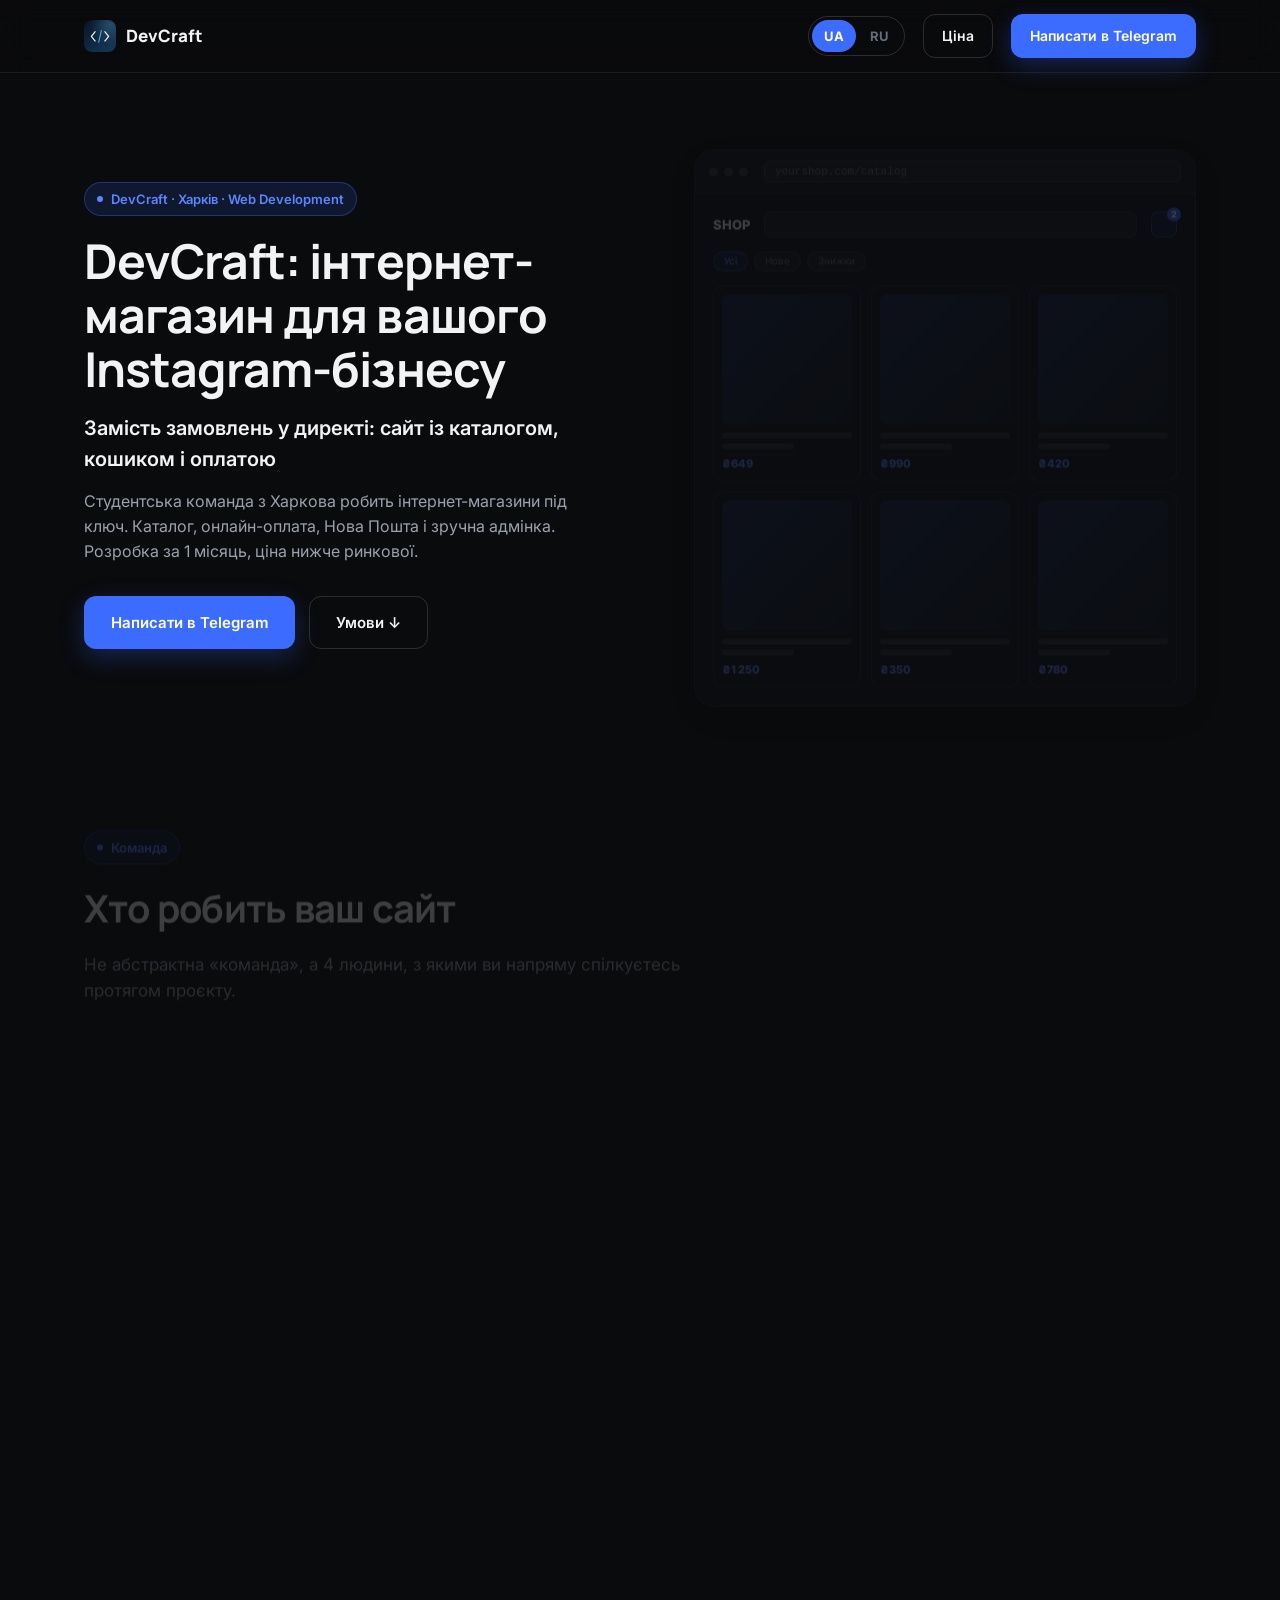
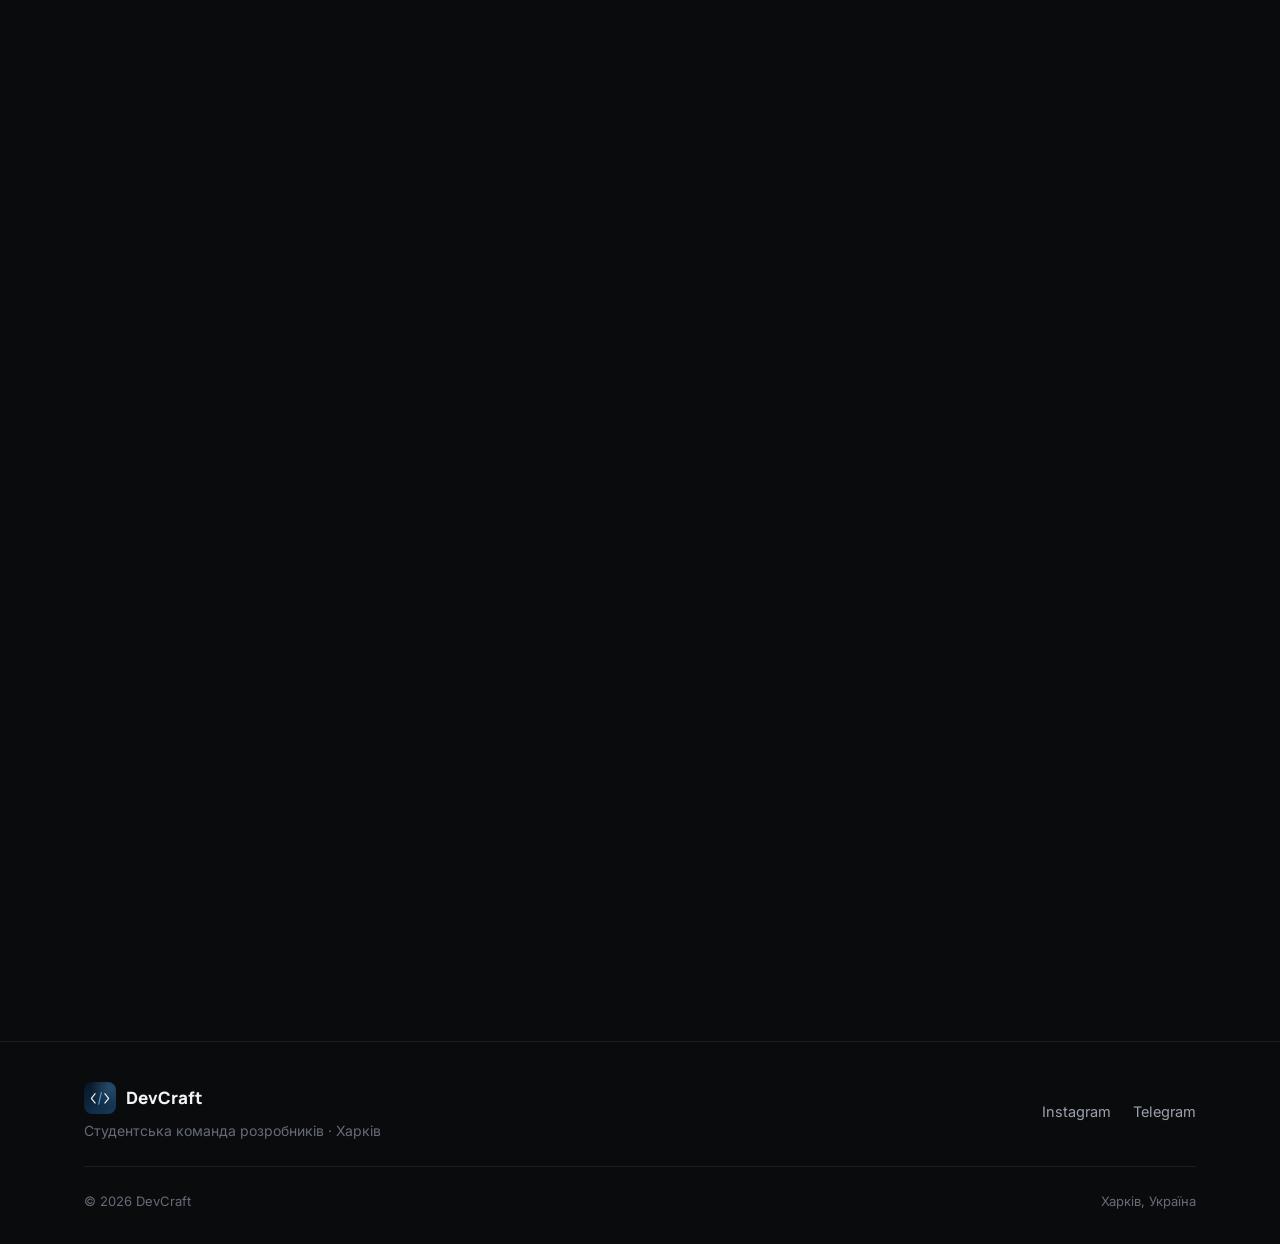
<file: index.html>
<!doctype html>
<html lang="uk">
<head>
  <meta charset="utf-8">
  <meta http-equiv="refresh" content="0; url=ua.html">
  <meta name="viewport" content="width=device-width, initial-scale=1">
  <title>DevCraft — інтернет-магазини під ключ</title>
</head>
<body></body>
</html>
</file>
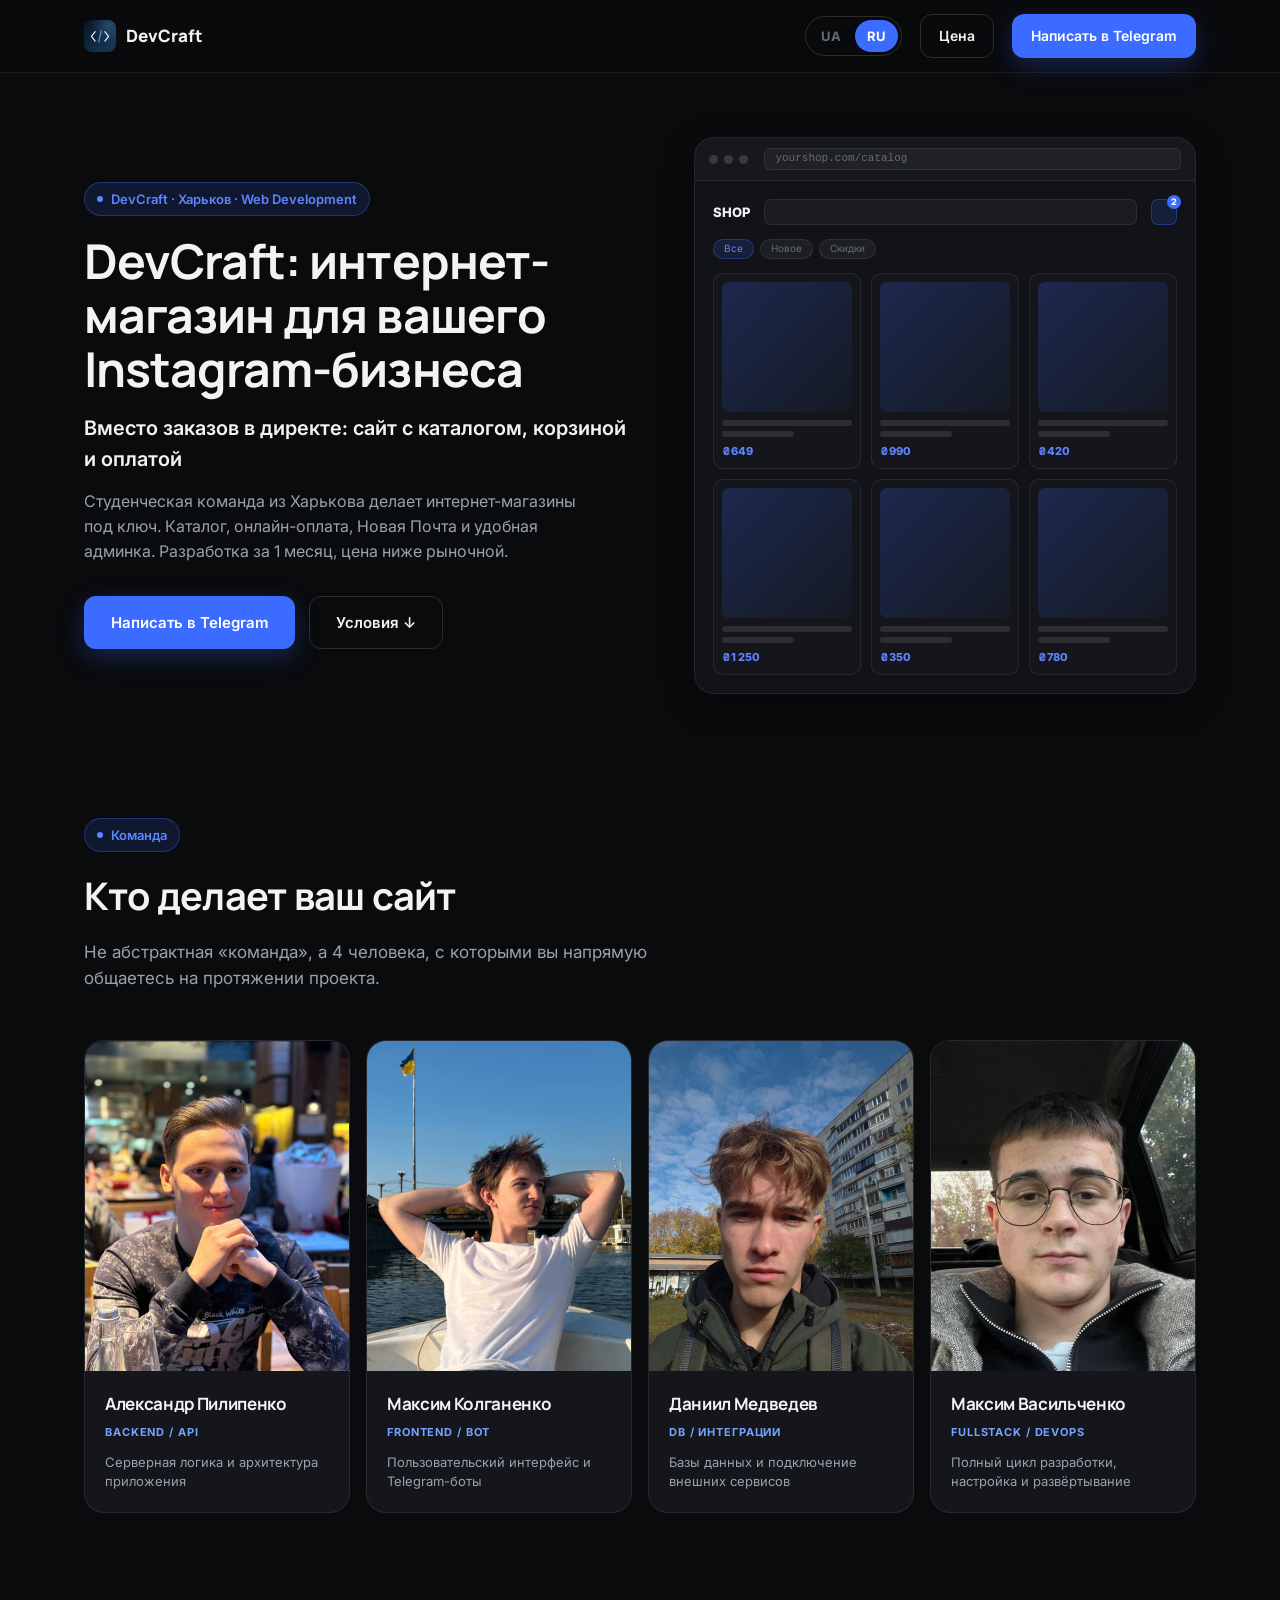
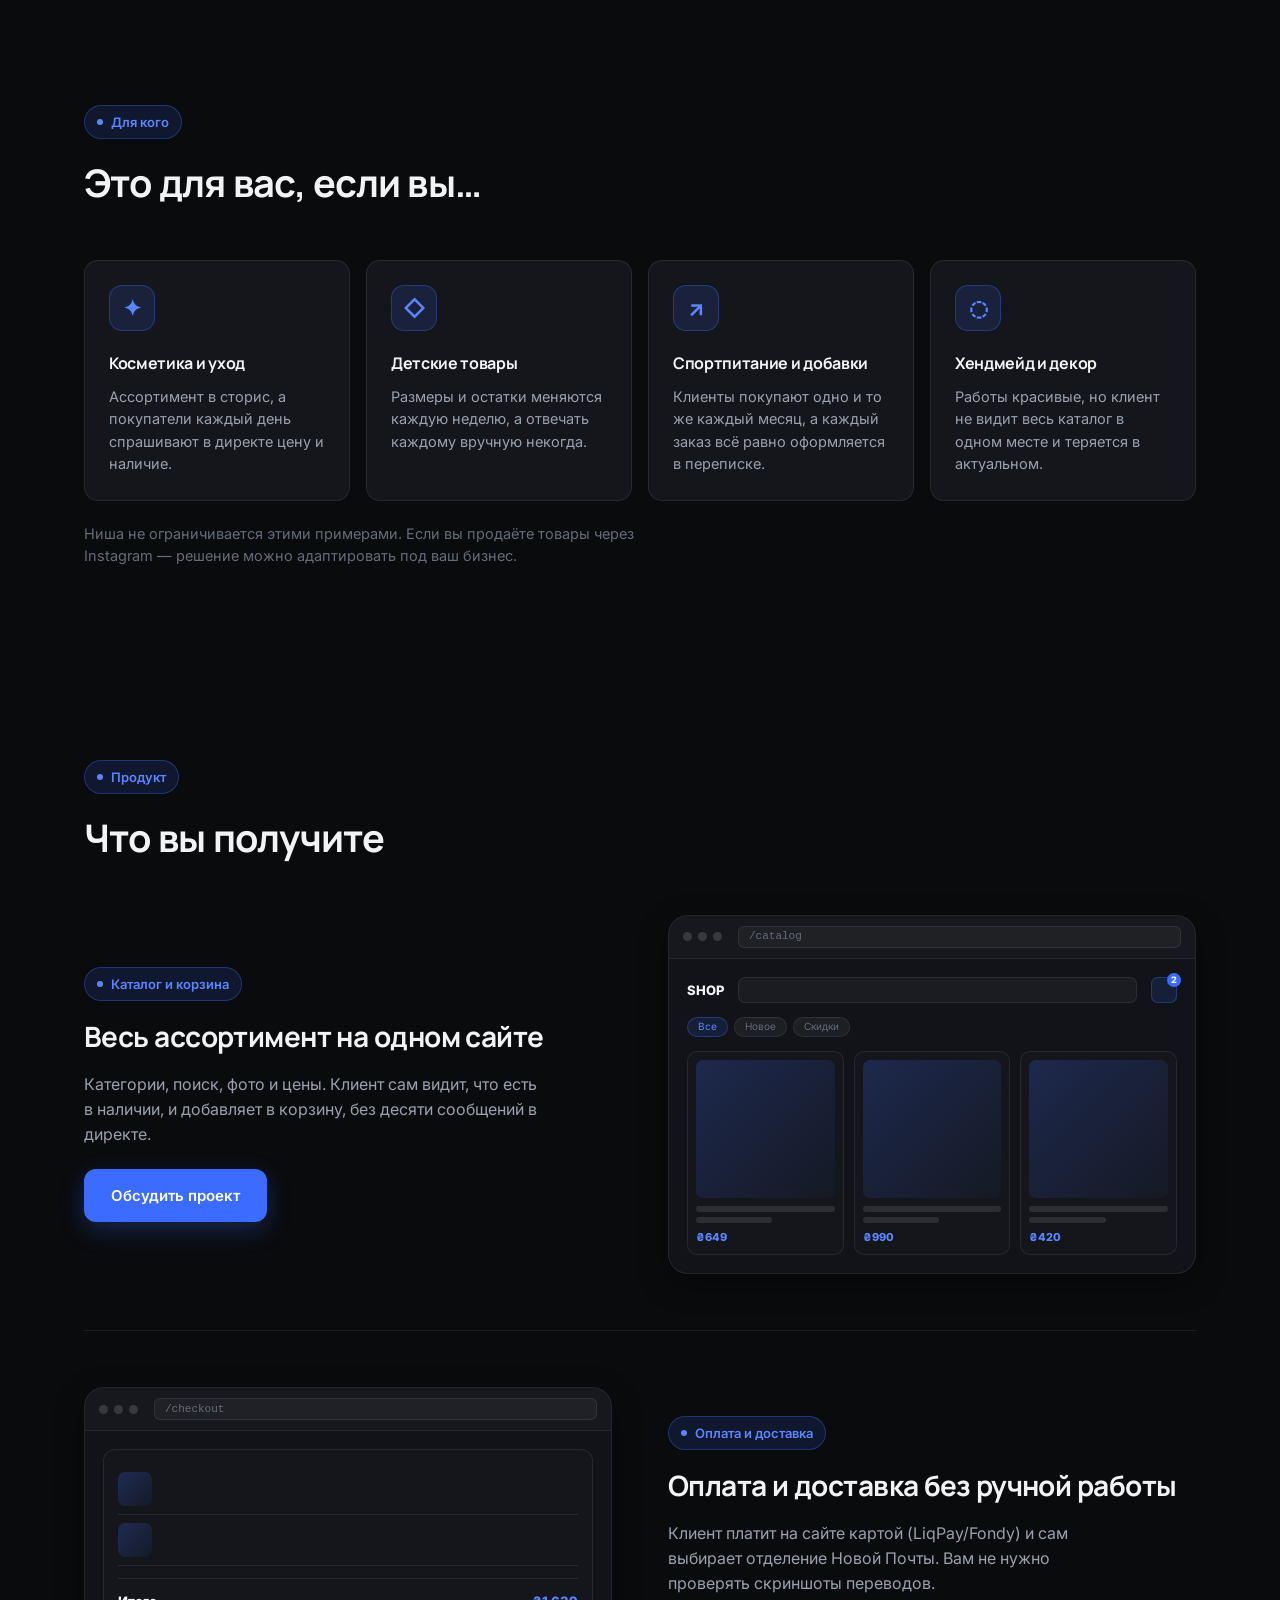
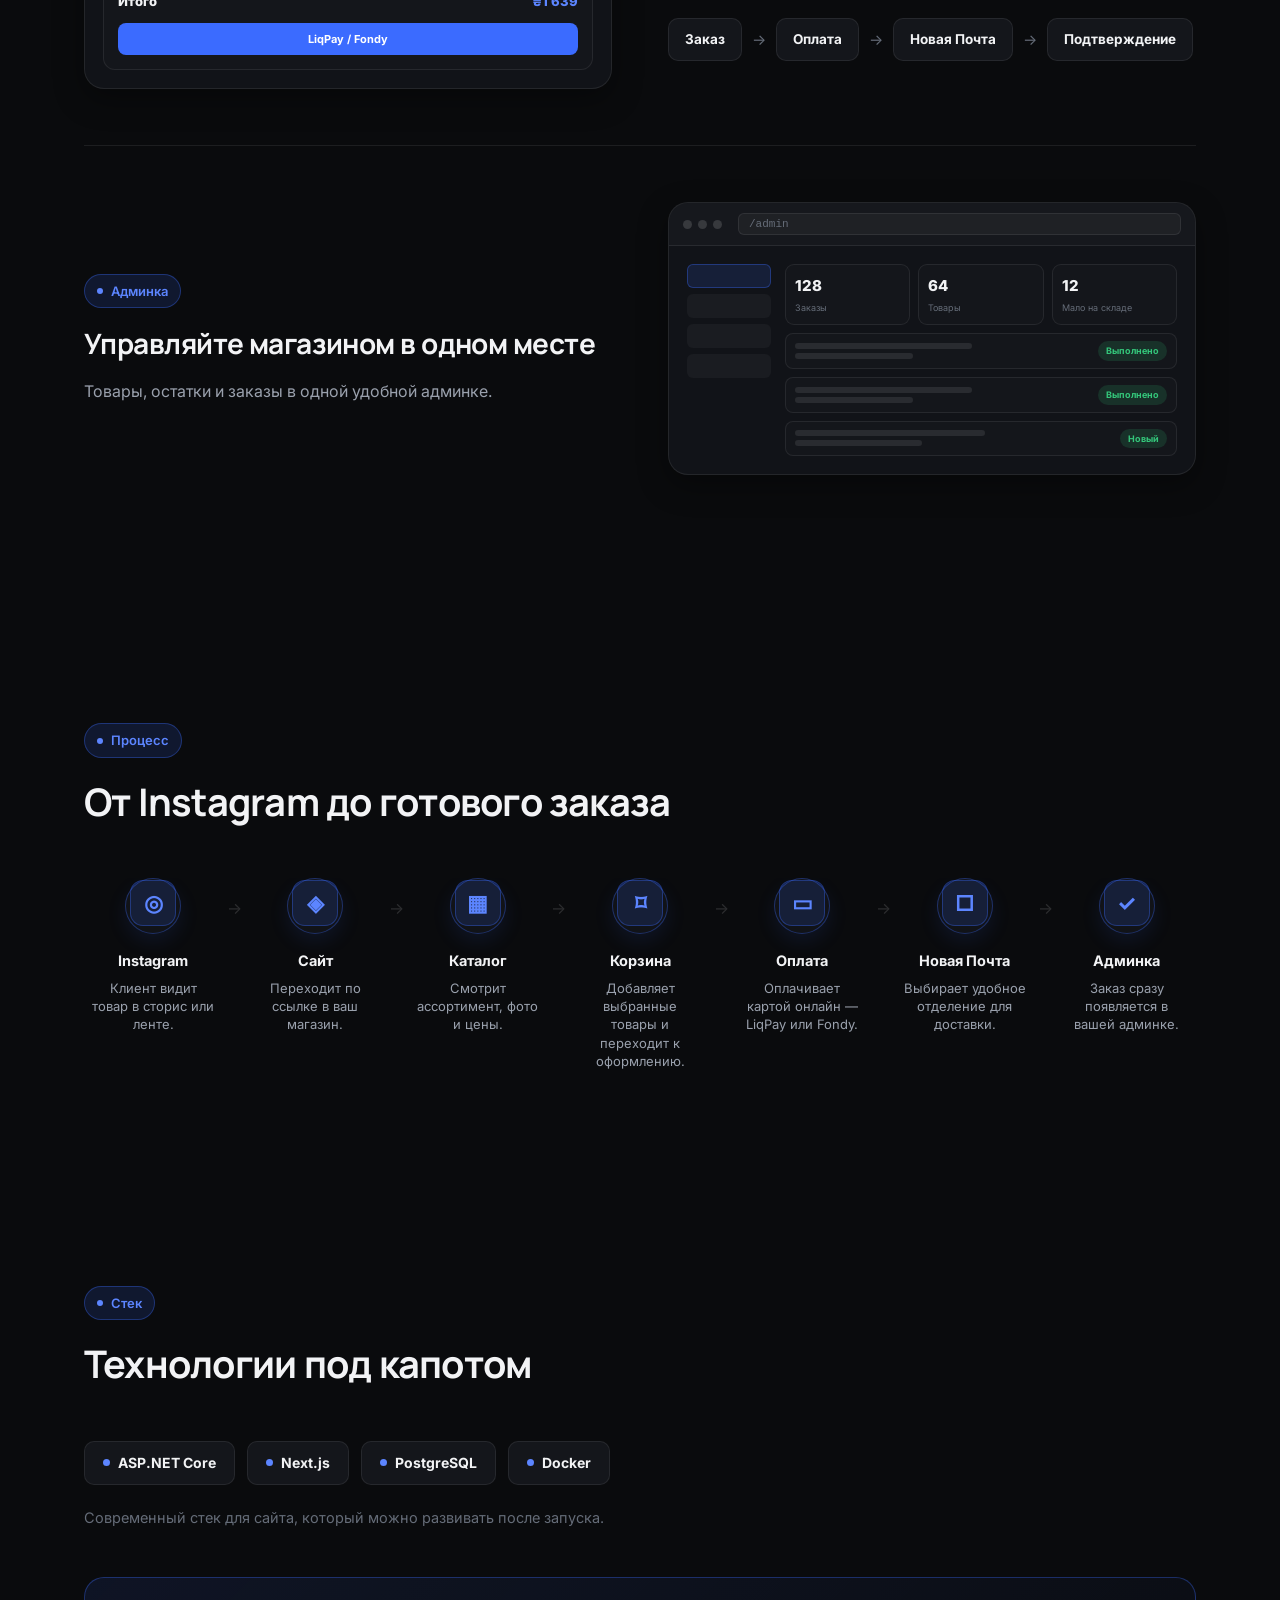
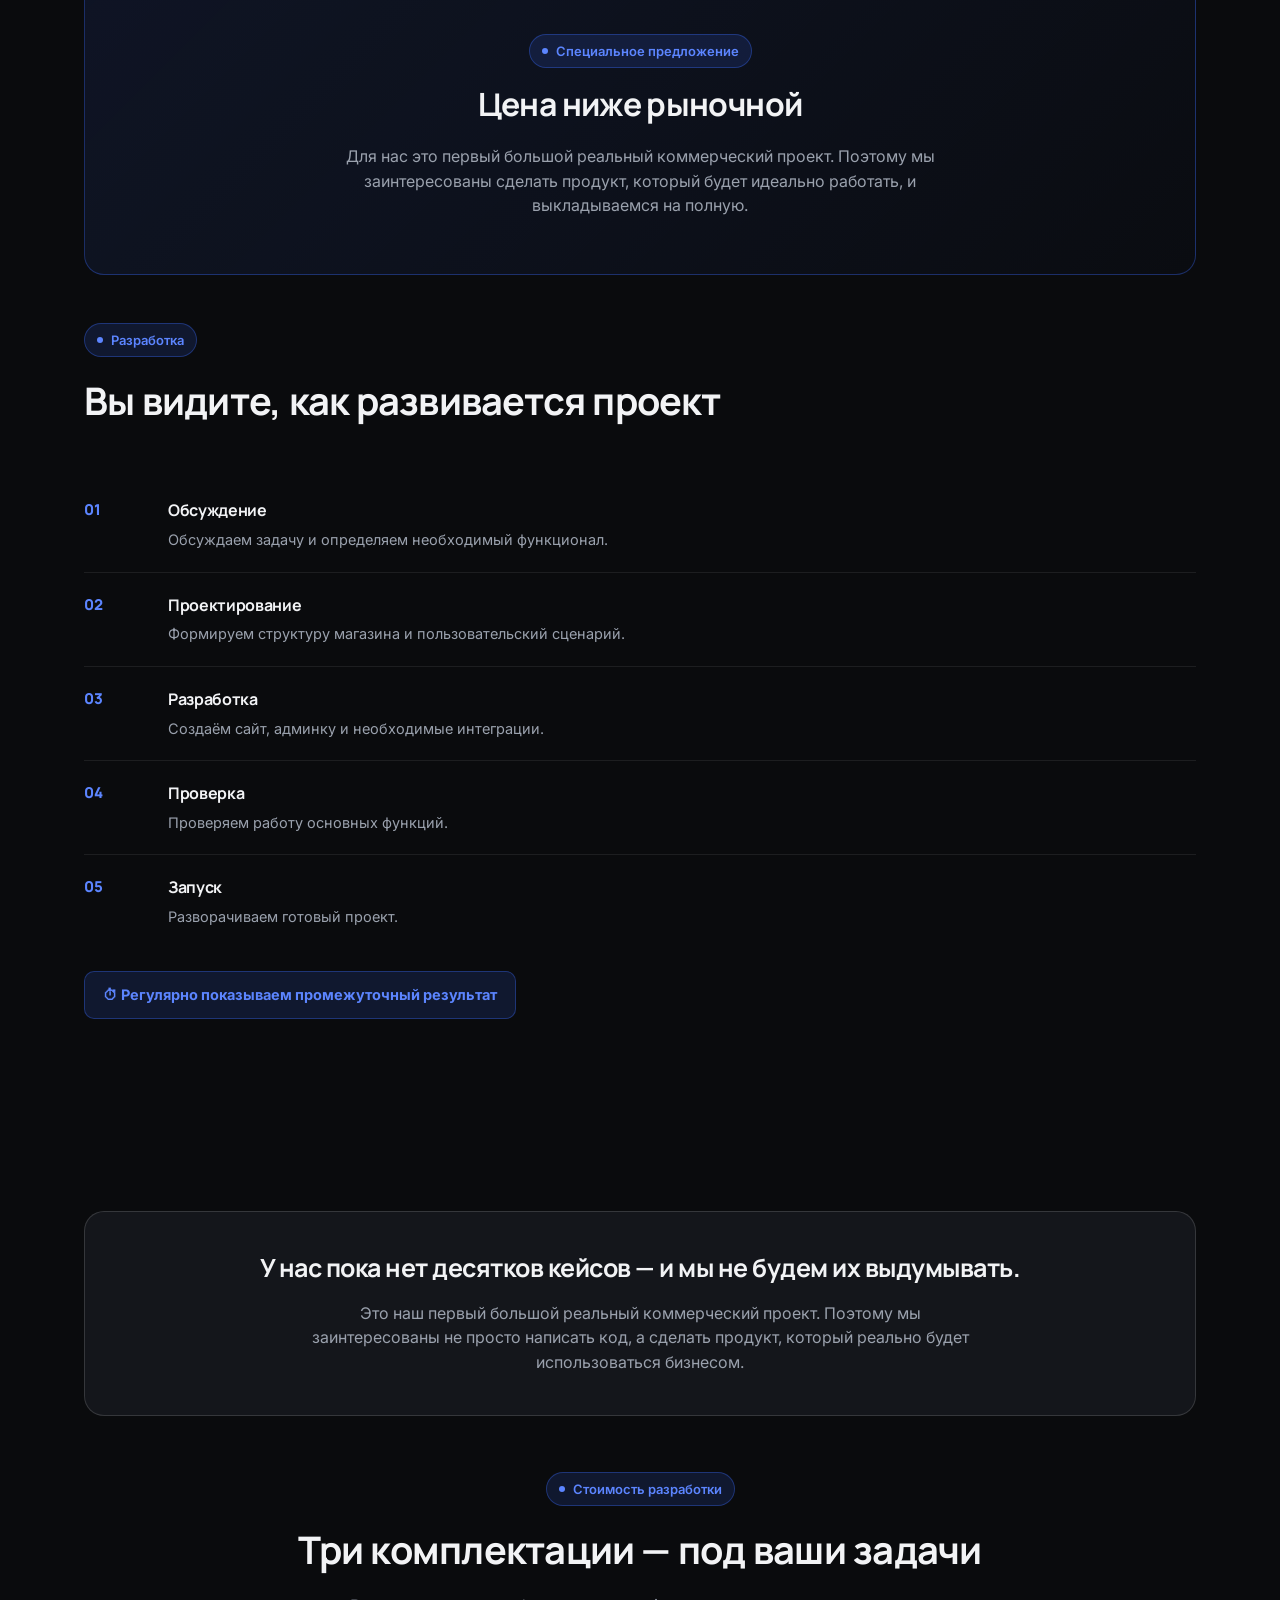
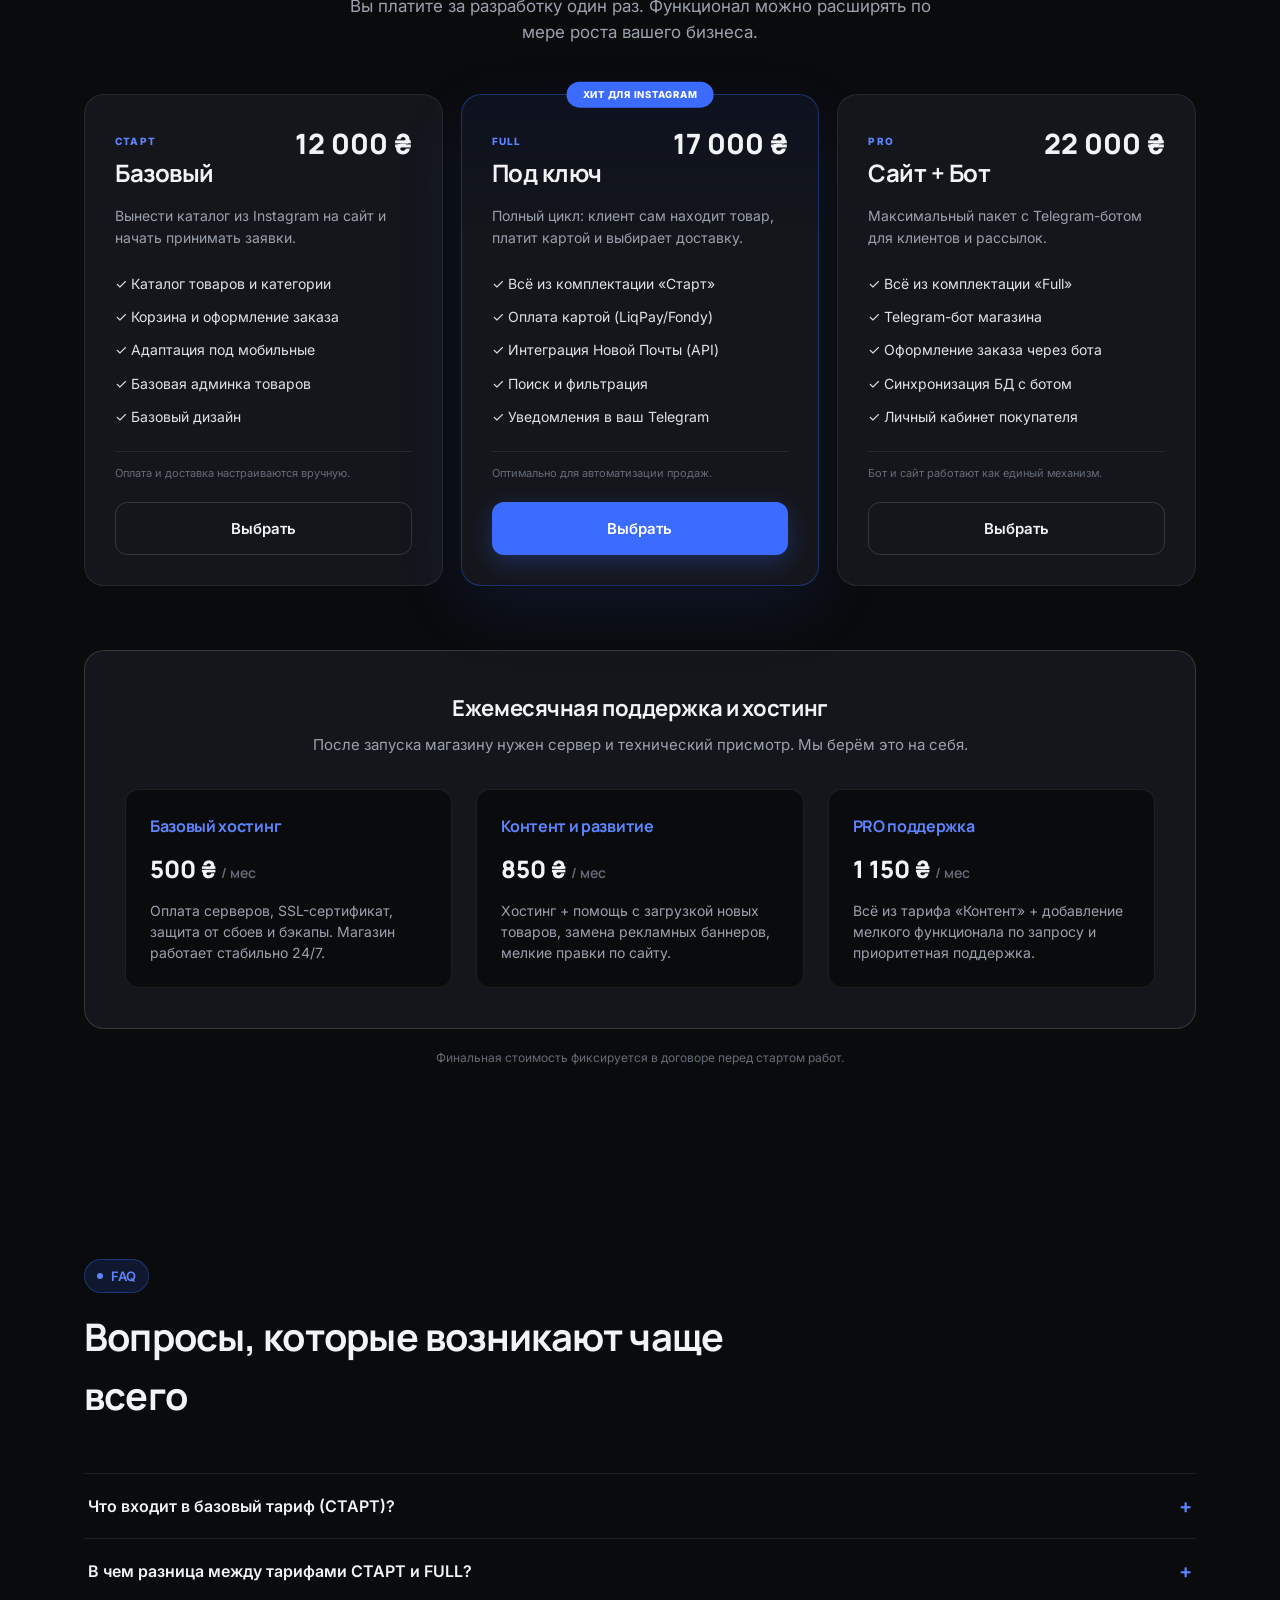
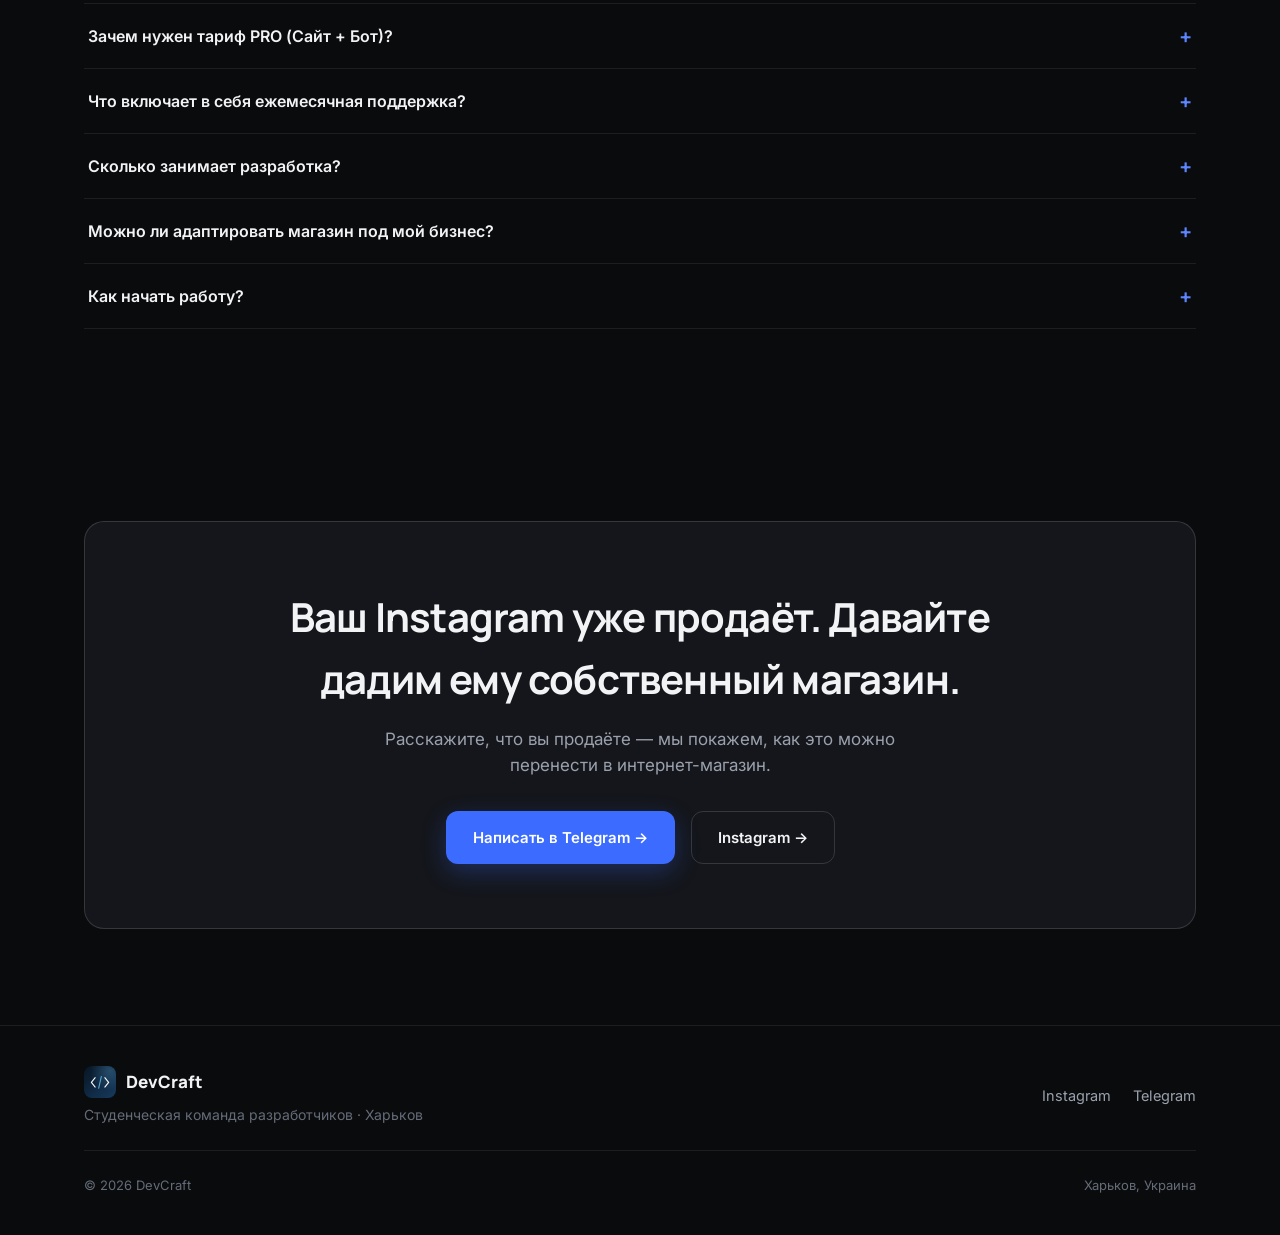
<file: ru.html>
<!DOCTYPE html>
<html lang="ru">
<head>
<meta charset="UTF-8">
<meta name="viewport" content="width=device-width, initial-scale=1">
<title>DevCraft — интернет-магазин для вашего Instagram-бизнеса</title>
<meta name="description" content="Студенческая команда из Харькова делает интернет-магазины под ключ: каталог, оплата, Новая Почта, админка. Разработка за 1 месяц.">
<link rel="icon" href="assets/logo.jpg">
<link rel="preconnect" href="https://fonts.googleapis.com">
<link rel="preconnect" href="https://fonts.gstatic.com" crossorigin>
<link href="https://fonts.googleapis.com/css2?family=Inter:wght@400;500;600;700;800&family=Manrope:wght@600;700;800&display=swap" rel="stylesheet">
<link rel="stylesheet" href="style.css?v=2">
</head>
<body>

<header class="site">
  <div class="wrap">
    <a href="#top" class="logo"><img src="assets/logo.jpg" alt="DevCraft" class="logo-img"> DevCraft</a>
    <div class="header-actions">
      <div class="lang-switch">
        <a href="ua.html" class="">UA</a>
        <a href="ru.html" class="active">RU</a>
      </div>
      <a href="#price" class="btn btn-ghost">Цена</a>
      <a href="https://t.me/gryftd" target="_blank" rel="noopener" class="btn btn-primary">Написать в Telegram</a>
    </div>
  </div>
</header>

<main id="top">

  <!-- HERO -->
  <section class="hero">
    <div class="wrap hero-grid">
      <div>
        <span class="eyebrow"><span class="dot"></span>DevCraft · Харьков · Web Development</span>
        <h1>DevCraft: интернет-магазин для вашего Instagram-бизнеса</h1>
        <p class="sub">Вместо заказов в директе: сайт с каталогом, корзиной и оплатой</p>
        <p class="desc">Студенческая команда из Харькова делает интернет-магазины под ключ. Каталог, онлайн-оплата, Новая Почта и удобная админка. Разработка за 1 месяц, цена ниже рыночной.</p>
        <div class="hero-cta">
          <a href="https://t.me/gryftd" target="_blank" rel="noopener" class="btn btn-primary">Написать в Telegram</a>
          <a href="#price" class="btn btn-ghost">Условия ↓</a>
        </div>
      </div>
      <div class="reveal">
        <div class="mock-browser">
          <div class="mock-topbar">
            <span class="mock-dot"></span><span class="mock-dot"></span><span class="mock-dot"></span>
            <div class="mock-urlbar">yourshop.com/catalog</div>
          </div>
          <div class="mock-body">
            <div class="mock-shop-head">
              <div class="mock-shop-logo">SHOP</div>
              <div class="mock-search"></div>
              <div class="mock-cart-icon"></div>
            </div>
            <div class="mock-chips">
              <div class="mock-chip on">Все</div>
              <div class="mock-chip">Новое</div>
              <div class="mock-chip">Скидки</div>
            </div>
            <div class="mock-grid">
              <div class="mock-product"><div class="thumb"></div><div class="line"></div><div class="line short"></div><div class="price">₴649</div></div>
              <div class="mock-product"><div class="thumb"></div><div class="line"></div><div class="line short"></div><div class="price">₴990</div></div>
              <div class="mock-product"><div class="thumb"></div><div class="line"></div><div class="line short"></div><div class="price">₴420</div></div>
              <div class="mock-product"><div class="thumb"></div><div class="line"></div><div class="line short"></div><div class="price">₴1 250</div></div>
              <div class="mock-product"><div class="thumb"></div><div class="line"></div><div class="line short"></div><div class="price">₴350</div></div>
              <div class="mock-product"><div class="thumb"></div><div class="line"></div><div class="line short"></div><div class="price">₴780</div></div>
            </div>
          </div>
        </div>
      </div>
    </div>
  </section>

  <section id="about" class="team-section">
  <div class="wrap">
    <div class="section-head reveal">
      <span class="eyebrow"><span class="dot"></span>Команда</span>
      <h2>Кто делает ваш сайт</h2>
      <p>Не абстрактная «команда», а 4 человека, с которыми вы напрямую общаетесь на протяжении проекта.</p>
    </div>
    <div class="team-grid">
      <article class="person-card reveal">
        <div class="person-photo">
          <img src="assets/sasha.jpg" alt="Александр Пилипенко" onerror="this.style.display='none';this.nextElementSibling.style.display='grid'">
          <span class="photo-fallback">АП</span>
        </div>
        <div class="person-info">
          <h3>Александр Пилипенко</h3>
          <span class="person-role">Backend / API</span>
          <p>Серверная логика и архитектура приложения</p>
        </div>
      </article>

      <article class="person-card reveal">
        <div class="person-photo">
          <img src="assets/kolganenko.jpg" alt="Максим Колганенко" onerror="this.style.display='none';this.nextElementSibling.style.display='grid'">
          <span class="photo-fallback">МК</span>
        </div>
        <div class="person-info">
          <h3>Максим Колганенко</h3>
          <span class="person-role">Frontend / Bot</span>
          <p>Пользовательский интерфейс и Telegram-боты</p>
        </div>
      </article>

      <article class="person-card reveal">
        <div class="person-photo">
          <img src="assets/danil.jpg" alt="Даниил Медведев" onerror="this.style.display='none';this.nextElementSibling.style.display='grid'">
          <span class="photo-fallback">ДМ</span>
        </div>
        <div class="person-info">
          <h3>Даниил Медведев</h3>
          <span class="person-role">DB / Интеграции</span>
          <p>Базы данных и подключение внешних сервисов</p>
        </div>
      </article>

      <article class="person-card reveal">
        <div class="person-photo">
          <img src="assets/vasylchenko.jpg" alt="Максим Васильченко" onerror="this.style.display='none';this.nextElementSibling.style.display='grid'">
          <span class="photo-fallback">МВ</span>
        </div>
        <div class="person-info">
          <h3>Максим Васильченко</h3>
          <span class="person-role">Fullstack / DevOps</span>
          <p>Полный цикл разработки, настройка и развёртывание</p>
        </div>
      </article>
    </div>
  </div>
</section>

  <!-- WHO IT'S FOR -->
  <section id="fit">
    <div class="wrap">
      <div class="section-head reveal">
        <span class="eyebrow"><span class="dot"></span>Для кого</span>
        <h2>Это для вас, если вы…</h2>
      </div>
      <div class="fit-grid">
        <div class="fit-card reveal"><div class="ico"><span class="vector-icon">✦</span></div><h3>Косметика и уход</h3><p>Ассортимент в сторис, а покупатели каждый день спрашивают в директе цену и наличие.</p></div>
        <div class="fit-card reveal"><div class="ico"><span class="vector-icon">◇</span></div><h3>Детские товары</h3><p>Размеры и остатки меняются каждую неделю, а отвечать каждому вручную некогда.</p></div>
        <div class="fit-card reveal"><div class="ico"><span class="vector-icon">↗</span></div><h3>Спортпитание и добавки</h3><p>Клиенты покупают одно и то же каждый месяц, а каждый заказ всё равно оформляется в переписке.</p></div>
        <div class="fit-card reveal"><div class="ico"><span class="vector-icon">◌</span></div><h3>Хендмейд и декор</h3><p>Работы красивые, но клиент не видит весь каталог в одном месте и теряется в актуальном.</p></div>
      </div>
      <p class="fit-note reveal">Ниша не ограничивается этими примерами. Если вы продаёте товары через Instagram — решение можно адаптировать под ваш бизнес.</p>
    </div>
  </section>

  <!-- WHAT CLIENT GETS -->
  <section id="offer">
    <div class="wrap">
      <div class="section-head reveal">
        <span class="eyebrow"><span class="dot"></span>Продукт</span>
        <h2>Что вы получите</h2>
      </div>

      <div class="showcase reveal">
        <div class="showcase-text">
          <span class="eyebrow"><span class="dot"></span>Каталог и корзина</span>
          <h3>Весь ассортимент на одном сайте</h3>
          <p>Категории, поиск, фото и цены. Клиент сам видит, что есть в наличии, и добавляет в корзину, без десяти сообщений в директе.</p>
          <a href="https://t.me/gryftd" target="_blank" rel="noopener" class="btn btn-primary">Обсудить проект</a>
        </div>
        <div class="showcase-visual">
          <div class="mock-browser">
            <div class="mock-topbar"><span class="mock-dot"></span><span class="mock-dot"></span><span class="mock-dot"></span><div class="mock-urlbar">/catalog</div></div>
            <div class="mock-body">
              <div class="mock-shop-head"><div class="mock-shop-logo">SHOP</div><div class="mock-search"></div><div class="mock-cart-icon"></div></div>
              <div class="mock-chips"><div class="mock-chip on">Все</div><div class="mock-chip">Новое</div><div class="mock-chip">Скидки</div></div>
              <div class="mock-grid">
                <div class="mock-product"><div class="thumb"></div><div class="line"></div><div class="line short"></div><div class="price">₴649</div></div>
                <div class="mock-product"><div class="thumb"></div><div class="line"></div><div class="line short"></div><div class="price">₴990</div></div>
                <div class="mock-product"><div class="thumb"></div><div class="line"></div><div class="line short"></div><div class="price">₴420</div></div>
              </div>
            </div>
          </div>
        </div>
      </div>

      <div class="showcase reverse reveal">
        <div class="showcase-text">
          <span class="eyebrow"><span class="dot"></span>Оплата и доставка</span>
          <h3>Оплата и доставка без ручной работы</h3>
          <p>Клиент платит на сайте картой (LiqPay/Fondy) и сам выбирает отделение Новой Почты. Вам не нужно проверять скриншоты переводов.</p>
          <div class="chain" style="margin-top:22px;">
            <div class="chain-step">Заказ</div><span class="chain-arrow">→</span>
            <div class="chain-step">Оплата</div><span class="chain-arrow">→</span>
            <div class="chain-step">Новая Почта</div><span class="chain-arrow">→</span>
            <div class="chain-step">Подтверждение</div>
          </div>
        </div>
        <div class="showcase-visual">
          <div class="mock-browser">
            <div class="mock-topbar"><span class="mock-dot"></span><span class="mock-dot"></span><span class="mock-dot"></span><div class="mock-urlbar">/checkout</div></div>
            <div class="mock-body">
              <div class="mock-cart-panel">
                <div class="mock-cart-row"><div class="thumb"></div><div class="lines"><div class="line"></div><div class="line short"></div></div></div>
                <div class="mock-cart-row"><div class="thumb"></div><div class="lines"><div class="line"></div><div class="line short"></div></div></div>
                <div class="mock-cart-total"><span>Итого</span><span>₴1 639</span></div>
                <div class="mock-btn-full">LiqPay / Fondy</div>
              </div>
            </div>
          </div>
        </div>
      </div>

      <div class="showcase reveal">
        <div class="showcase-text">
          <span class="eyebrow"><span class="dot"></span>Админка</span>
          <h3>Управляйте магазином в одном месте</h3>
          <p>Товары, остатки и заказы в одной удобной админке.</p>
        </div>
        <div class="showcase-visual">
          <div class="mock-browser">
            <div class="mock-topbar"><span class="mock-dot"></span><span class="mock-dot"></span><span class="mock-dot"></span><div class="mock-urlbar">/admin</div></div>
            <div class="mock-body">
              <div class="mock-admin">
                <div class="mock-admin-side">
                  <div class="mock-admin-item on"></div>
                  <div class="mock-admin-item"></div>
                  <div class="mock-admin-item"></div>
                  <div class="mock-admin-item"></div>
                </div>
                <div class="mock-admin-main">
                  <div class="mock-stat-row">
                    <div class="mock-stat"><div class="num">128</div><div class="lbl">Заказы</div></div>
                    <div class="mock-stat"><div class="num">64</div><div class="lbl">Товары</div></div>
                    <div class="mock-stat"><div class="num">12</div><div class="lbl">Мало на складе</div></div>
                  </div>
                  <div class="mock-table-row"><div class="lines"><div class="mock-line-generic w60"></div><div class="mock-line-generic w40"></div></div><div class="mock-status">Выполнено</div></div>
                  <div class="mock-table-row"><div class="lines"><div class="mock-line-generic w60"></div><div class="mock-line-generic w40"></div></div><div class="mock-status">Выполнено</div></div>
                  <div class="mock-table-row"><div class="lines"><div class="mock-line-generic w60"></div><div class="mock-line-generic w40"></div></div><div class="mock-status">Новый</div></div>
                </div>
              </div>
            </div>
          </div>
        </div>
      </div>
    </div>
  </section>

  <!-- HOW IT WORKS -->
  <section id="how">
    <div class="wrap">
      <div class="section-head reveal">
        <span class="eyebrow"><span class="dot"></span>Процесс</span>
        <h2>От Instagram до готового заказа</h2>
      </div>
      <div class="flow reveal">
        <div class="flow-step"><div class="circle"><span class="vector-icon">◎</span></div><div class="lbl">Instagram</div><div class="desc">Клиент видит товар в сторис или ленте.</div></div>
        <div class="flow-connector">→</div>
        <div class="flow-step"><div class="circle"><span class="vector-icon">◈</span></div><div class="lbl">Сайт</div><div class="desc">Переходит по ссылке в ваш магазин.</div></div>
        <div class="flow-connector">→</div>
        <div class="flow-step"><div class="circle"><span class="vector-icon">▦</span></div><div class="lbl">Каталог</div><div class="desc">Смотрит ассортимент, фото и цены.</div></div>
        <div class="flow-connector">→</div>
        <div class="flow-step"><div class="circle"><span class="vector-icon">⌑</span></div><div class="lbl">Корзина</div><div class="desc">Добавляет выбранные товары и переходит к оформлению.</div></div>
        <div class="flow-connector">→</div>
        <div class="flow-step"><div class="circle"><span class="vector-icon">▭</span></div><div class="lbl">Оплата</div><div class="desc">Оплачивает картой онлайн — LiqPay или Fondy.</div></div>
        <div class="flow-connector">→</div>
        <div class="flow-step"><div class="circle"><span class="vector-icon">□</span></div><div class="lbl">Новая Почта</div><div class="desc">Выбирает удобное отделение для доставки.</div></div>
        <div class="flow-connector">→</div>
        <div class="flow-step"><div class="circle"><span class="vector-icon">✓</span></div><div class="lbl">Админка</div><div class="desc">Заказ сразу появляется в вашей админке.</div></div>
      </div>
    </div>
  </section>

  <!-- TECH -->
  <section id="tech">
    <div class="wrap">
      <div class="section-head reveal">
        <span class="eyebrow"><span class="dot"></span>Стек</span>
        <h2>Технологии под капотом</h2>
      </div>
      <div class="tech-chips reveal">
        <div class="tech-chip"><span class="dot"></span>ASP.NET Core</div>
        <div class="tech-chip"><span class="dot"></span>Next.js</div>
        <div class="tech-chip"><span class="dot"></span>PostgreSQL</div>
        <div class="tech-chip"><span class="dot"></span>Docker</div>
      </div>
      <p class="tech-note reveal">Современный стек для сайта, который можно развивать после запуска.</p>
    </div>
  </section>

  <!-- PILOT -->
  <section id="pilot">
    <div class="wrap">
      <div class="pilot-block reveal">
        <span class="eyebrow"><span class="dot"></span>Специальное предложение</span>
        <h2>Цена ниже рыночной</h2>
        <p>Для нас это первый большой реальный коммерческий проект. Поэтому мы заинтересованы сделать продукт, который будет идеально работать, и выкладываемся на полную.</p>
      </div>
    </div>
  </section>

  <!-- PROCESS TIMELINE -->
  <section id="process">
    <div class="wrap">
      <div class="section-head reveal">
        <span class="eyebrow"><span class="dot"></span>Разработка</span>
        <h2>Вы видите, как развивается проект</h2>
      </div>
      <div class="timeline reveal">
        <div class="tl-item"><div class="tl-num">01</div><div><h4>Обсуждение</h4><p>Обсуждаем задачу и определяем необходимый функционал.</p></div></div>
        <div class="tl-item"><div class="tl-num">02</div><div><h4>Проектирование</h4><p>Формируем структуру магазина и пользовательский сценарий.</p></div></div>
        <div class="tl-item"><div class="tl-num">03</div><div><h4>Разработка</h4><p>Создаём сайт, админку и необходимые интеграции.</p></div></div>
        <div class="tl-item"><div class="tl-num">04</div><div><h4>Проверка</h4><p>Проверяем работу основных функций.</p></div></div>
        <div class="tl-item"><div class="tl-num">05</div><div><h4>Запуск</h4><p>Разворачиваем готовый проект.</p></div></div>
      </div>
      <div class="tl-highlight reveal">⏱ Регулярно показываем промежуточный результат</div>
    </div>
  </section>

  <!-- HONEST PROMISE -->
  <section id="honest">
    <div class="wrap">
      <div class="honest-card reveal">
        <h3>У нас пока нет десятков кейсов — и мы не будем их выдумывать.</h3>
        <p>Это наш первый большой реальный коммерческий проект. Поэтому мы заинтересованы не просто написать код, а сделать продукт, который реально будет использоваться бизнесом.</p>
      </div>
    </div>
  </section>

  <section id="price" class="pricing-section">
    <div class="wrap">
      <div class="section-head reveal center">
        <span class="eyebrow"><span class="dot"></span>Стоимость разработки</span>
        <h2>Три комплектации — под ваши задачи</h2>
        <p>Вы платите за разработку один раз. Функционал можно расширять по мере роста вашего бизнеса.</p>
      </div>
      
      <div class="packages">
        <!-- Тариф 1: Разработка -->
        <article class="package reveal">
          <div class="package-head"><div><span class="package-label">СТАРТ</span><h3>Базовый</h3></div><strong>12 000 ₴</strong></div>
          <p class="package-desc">Вынести каталог из Instagram на сайт и начать принимать заявки.</p>
          <ul>
            <li>✓ Каталог товаров и категории</li>
            <li>✓ Корзина и оформление заказа</li>
            <li>✓ Адаптация под мобильные</li>
            <li>✓ Базовая админка товаров</li>
            <li>✓ Базовый дизайн</li>
          </ul>
          <div class="package-note">Оплата и доставка настраиваются вручную.</div>
          <a href="https://t.me/gryftd" target="_blank" rel="noopener" class="btn btn-ghost btn-block">Выбрать</a>
        </article>
  
        <!-- Тариф 2: Разработка -->
        <article class="package featured reveal">
          <div class="popular">ХИТ ДЛЯ INSTAGRAM</div>
          <div class="package-head"><div><span class="package-label">FULL</span><h3>Под ключ</h3></div><strong>17 000 ₴</strong></div>
          <p class="package-desc">Полный цикл: клиент сам находит товар, платит картой и выбирает доставку.</p>
          <ul>
            <li>✓ Всё из комплектации «Старт»</li>
            <li>✓ Оплата картой (LiqPay/Fondy)</li>
            <li>✓ Интеграция Новой Почты (API)</li>
            <li>✓ Поиск и фильтрация</li>
            <li>✓ Уведомления в ваш Telegram</li>
          </ul>
          <div class="package-note">Оптимально для автоматизации продаж.</div>
          <a href="https://t.me/gryftd" target="_blank" rel="noopener" class="btn btn-primary btn-block">Выбрать</a>
        </article>
  
        <!-- Тариф 3: Разработка -->
        <article class="package reveal">
          <div class="package-head"><div><span class="package-label">PRO</span><h3>Сайт + Бот</h3></div><strong>22 000 ₴</strong></div>
          <p class="package-desc">Максимальный пакет с Telegram-ботом для клиентов и рассылок.</p>
          <ul>
            <li>✓ Всё из комплектации «Full»</li>
            <li>✓ Telegram-бот магазина</li>
            <li>✓ Оформление заказа через бота</li>
            <li>✓ Синхронизация БД с ботом</li>
            <li>✓ Личный кабинет покупателя</li>
          </ul>
          <div class="package-note">Бот и сайт работают как единый механизм.</div>
          <a href="https://t.me/gryftd" target="_blank" rel="noopener" class="btn btn-ghost btn-block">Выбрать</a>
        </article>
      </div>
  
      <!-- Блок ежемесячного обслуживания (теперь 3 тарифа) -->
      <div class="monthly-retainer reveal">
        <div class="monthly-head">
          <h3>Ежемесячная поддержка и хостинг</h3>
          <p>После запуска магазину нужен сервер и технический присмотр. Мы берём это на себя.</p>
        </div>
        <div class="monthly-grid">
          <div class="monthly-card">
            <h4>Базовый хостинг</h4>
            <div class="monthly-price">500 ₴ <span>/ мес</span></div>
            <p>Оплата серверов, SSL-сертификат, защита от сбоев и бэкапы. Магазин работает стабильно 24/7.</p>
          </div>
          <div class="monthly-card">
            <h4>Контент и развитие</h4>
            <div class="monthly-price">850 ₴ <span>/ мес</span></div>
            <p>Хостинг + помощь с загрузкой новых товаров, замена рекламных баннеров, мелкие правки по сайту.</p>
          </div>
          <div class="monthly-card">
            <h4>PRO поддержка</h4>
            <div class="monthly-price">1 150 ₴ <span>/ мес</span></div>
            <p>Всё из тарифа «Контент» + добавление мелкого функционала по запросу и приоритетная поддержка.</p>
          </div>
        </div>
      </div>
  
      <div class="price-foot reveal">Финальная стоимость фиксируется в договоре перед стартом работ.</div>
    </div>
  </section>

  <!-- FAQ с подробным описанием услуг -->
  <section id="faq">
    <div class="wrap">
      <div class="section-head reveal">
        <span class="eyebrow"><span class="dot"></span>FAQ</span>
        <h2>Вопросы, которые возникают чаще всего</h2>
      </div>
      <div class="reveal">
        <div class="faq-item">
          <button class="faq-q"><span>Что входит в базовый тариф (СТАРТ)?</span><span class="plus">+</span></button>
          <div class="faq-a"><div class="faq-a-inner">Это стартовый вариант за 12 000 грн. Вы получаете полноценный сайт: каталог товаров, корзину, адаптивный дизайн для смартфонов и удобную админ-панель. Оплата и расчет стоимости доставки осуществляются вручную (клиент переводит деньги на карту).</div></div>
        </div>
        <div class="faq-item">
          <button class="faq-q"><span>В чем разница между тарифами СТАРТ и FULL?</span><span class="plus">+</span></button>
          <div class="faq-a"><div class="faq-a-inner">Тариф FULL (17 000 грн) полностью автоматизирует ваши продажи. В него включена онлайн-оплата картой (LiqPay, Fondy) и автоматическая интеграция Новой Почты (выбор отделения, расчет стоимости). Вам останется только упаковать товар и отправить его, получив уведомление в Telegram.</div></div>
        </div>
        <div class="faq-item">
          <button class="faq-q"><span>Зачем нужен тариф PRO (Сайт + Бот)?</span><span class="plus">+</span></button>
          <div class="faq-a"><div class="faq-a-inner">В тарифе PRO (22 000 грн) вы получаете не только сайт, но и полноценного Telegram-бота. Сайт и бот работают как единый механизм с общей базой товаров и заказов. Клиенты смогут покупать ваши товары прямо в мессенджере.</div></div>
        </div>
        <div class="faq-item">
          <button class="faq-q"><span>Что включает в себя ежемесячная поддержка?</span><span class="plus">+</span></button>
          <div class="faq-a"><div class="faq-a-inner">Сайту нужно где-то работать. Базовый тариф поддержки (500 грн/мес) включает аренду мощного сервера, защиту от сбоев и бэкапы. В тарифах за 850 и 1150 грн мы дополнительно помогаем вам наполнять сайт, менять баннеры и вносить доработки.</div></div>
        </div>
        <div class="faq-item">
          <button class="faq-q"><span>Сколько занимает разработка?</span><span class="plus">+</span></button>
          <div class="faq-a"><div class="faq-a-inner">Мы запускаем готовый интернет-магазин ориентировочно за 1 месяц. Срок может немного меняться в зависимости от скорости согласования дизайна.</div></div>
        </div>
        <div class="faq-item">
          <button class="faq-q"><span>Можно ли адаптировать магазин под мой бизнес?</span><span class="plus">+</span></button>
          <div class="faq-a"><div class="faq-a-inner">Да. Каталог, категории, логика корзины и внешний вид полностью адаптируются под вашу нишу — будь то косметика, одежда или хендмейд.</div></div>
        </div>
        <div class="faq-item">
          <button class="faq-q"><span>Как начать работу?</span><span class="plus">+</span></button>
          <div class="faq-a"><div class="faq-a-inner">Напишите нам в Telegram. Расскажите, что вы продаете и как сейчас принимаете заказы. Мы проанализируем ваш бизнес и подберем оптимальный формат магазина.</div></div>
        </div>
      </div>
    </div>
  </section>

  <!-- FINAL CTA -->
  <section id="contact">
    <div class="wrap">
      <div class="final-cta reveal">
        <h2>Ваш Instagram уже продаёт. Давайте дадим ему собственный магазин.</h2>
        <p>Расскажите, что вы продаёте — мы покажем, как это можно перенести в интернет-магазин.</p>
        <div class="cta-actions">
          <a href="https://t.me/gryftd" target="_blank" rel="noopener" class="btn btn-primary">Написать в Telegram →</a>
          <a href="https://www.instagram.com/medve._dev/?hl=uk" target="_blank" rel="noopener" class="btn btn-ghost">Instagram →</a>
        </div>
      </div>
    </div>
  </section>

</main>

<footer class="site">
  <div class="wrap">
    <div class="footer-grid">
      <div>
        <div class="logo"><img src="assets/logo.jpg" alt="DevCraft" class="logo-img"> DevCraft</div>
        <div class="footer-tag">Студенческая команда разработчиков · Харьков</div>
      </div>
      <div class="footer-links">
        <a href="https://www.instagram.com/medve._dev/?hl=uk" target="_blank" rel="noopener">Instagram</a>
        <a href="https://t.me/gryftd" target="_blank" rel="noopener">Telegram</a>
      </div>
    </div>
    <div class="footer-bottom">
      <span>© 2026 DevCraft</span>
      <span>Харьков, Украина</span>
    </div>
  </div>
</footer>

<div class="mobile-sticky">
  <a href="https://t.me/gryftd" target="_blank" rel="noopener" class="btn btn-primary btn-block">Написать в Telegram</a>
</div>

<script src="script.js"></script>
</body>
</html>
</file>
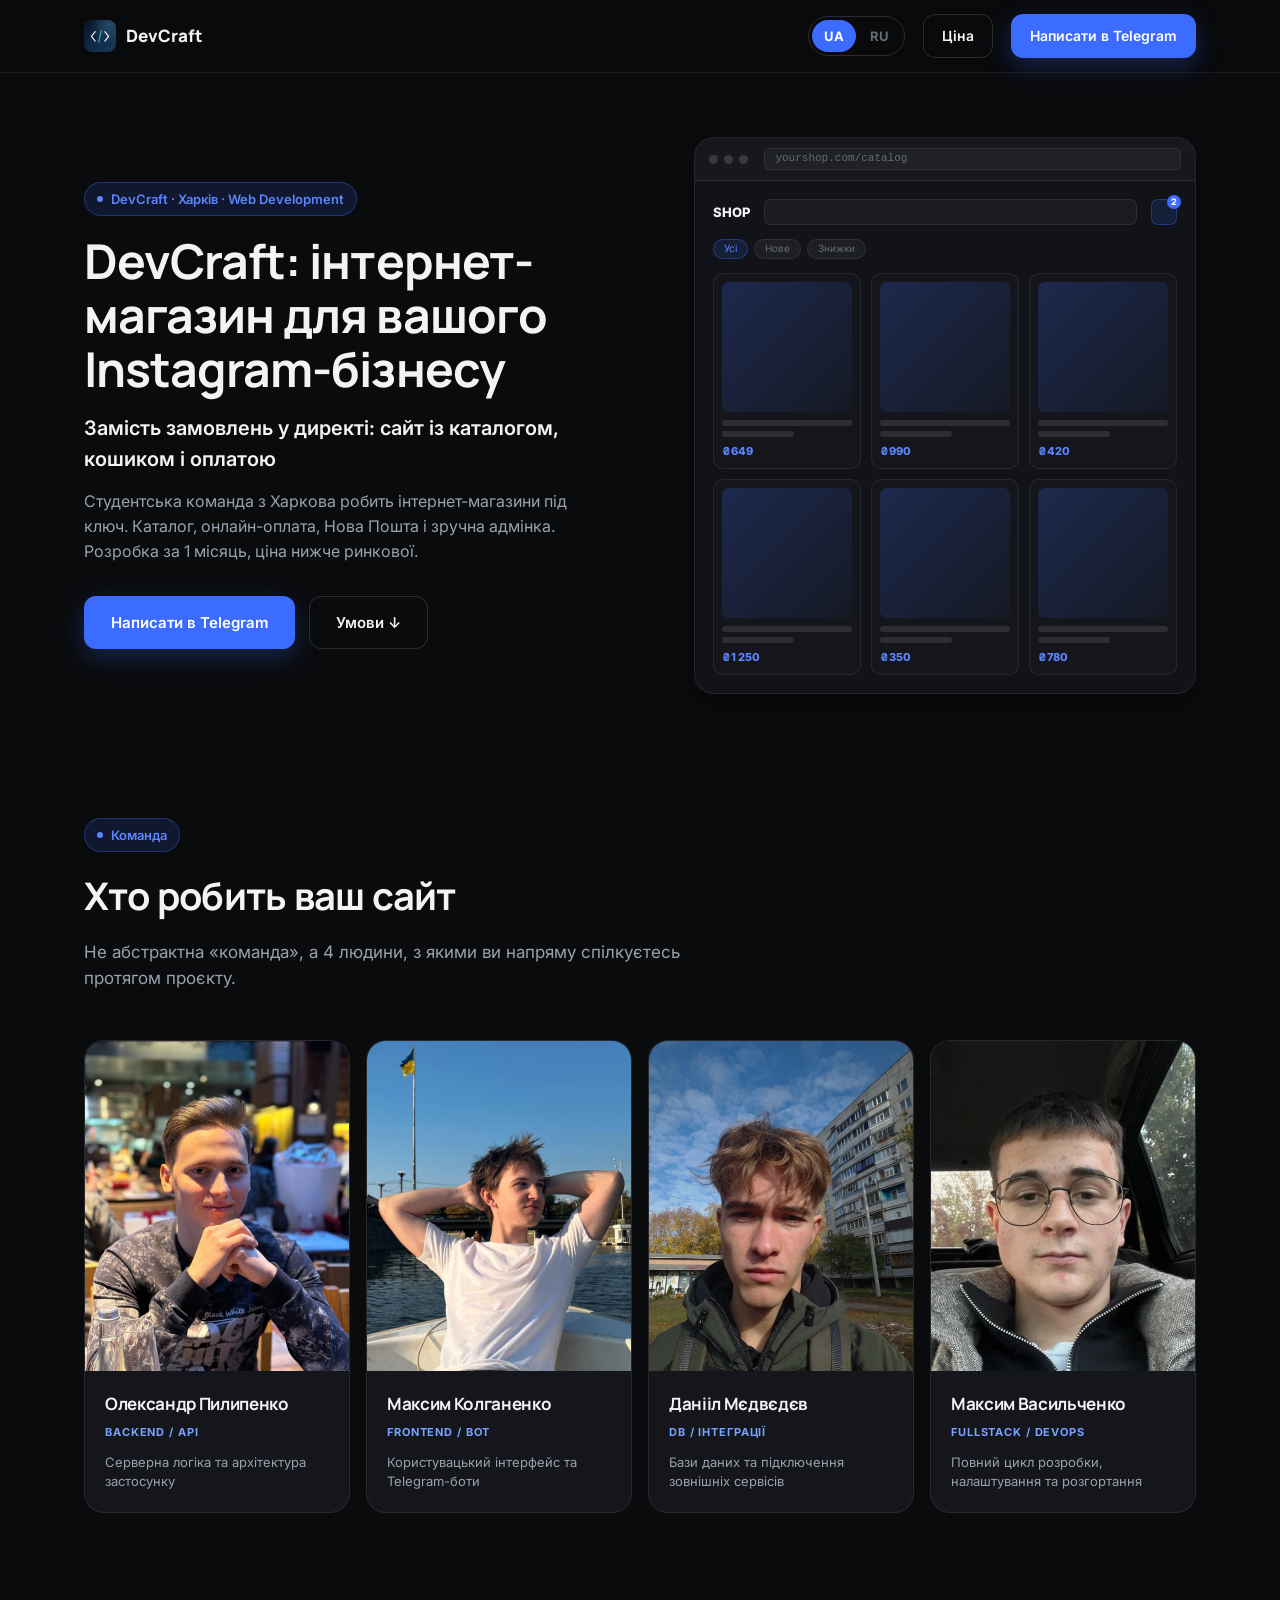
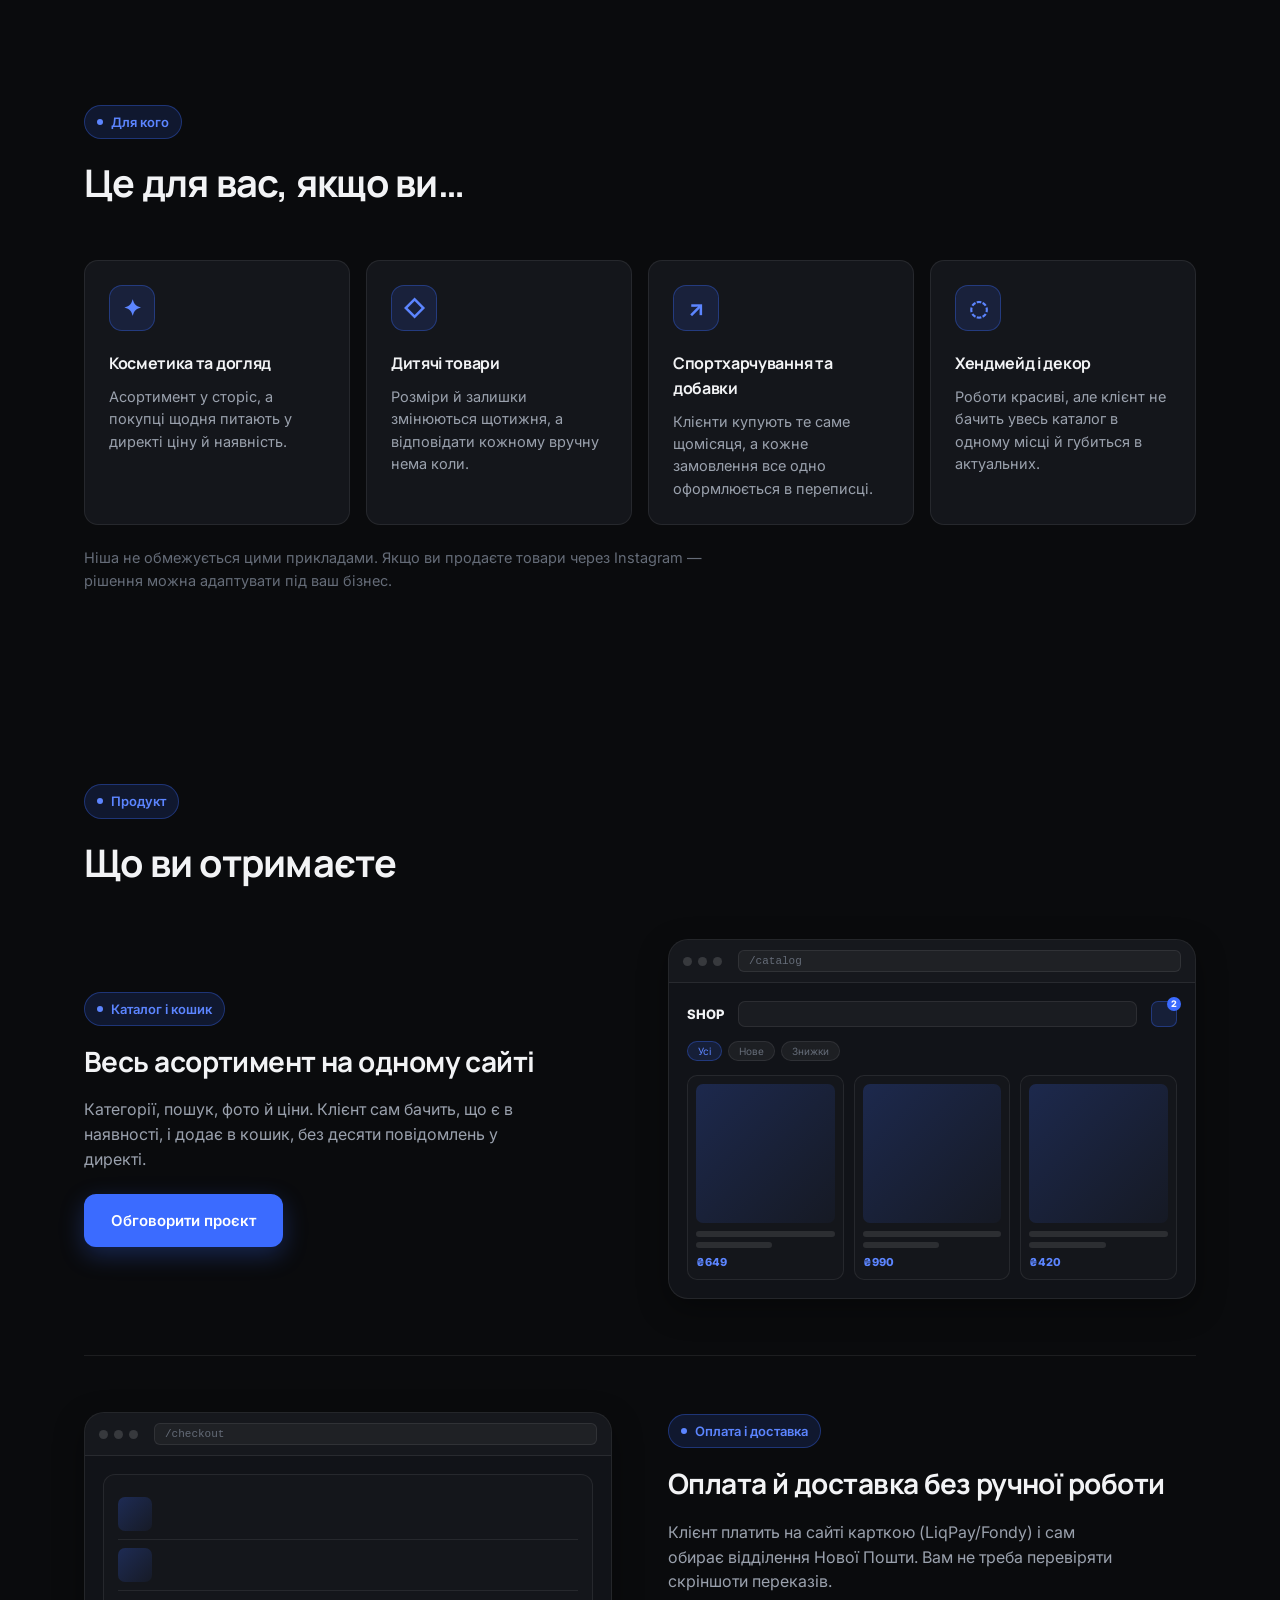
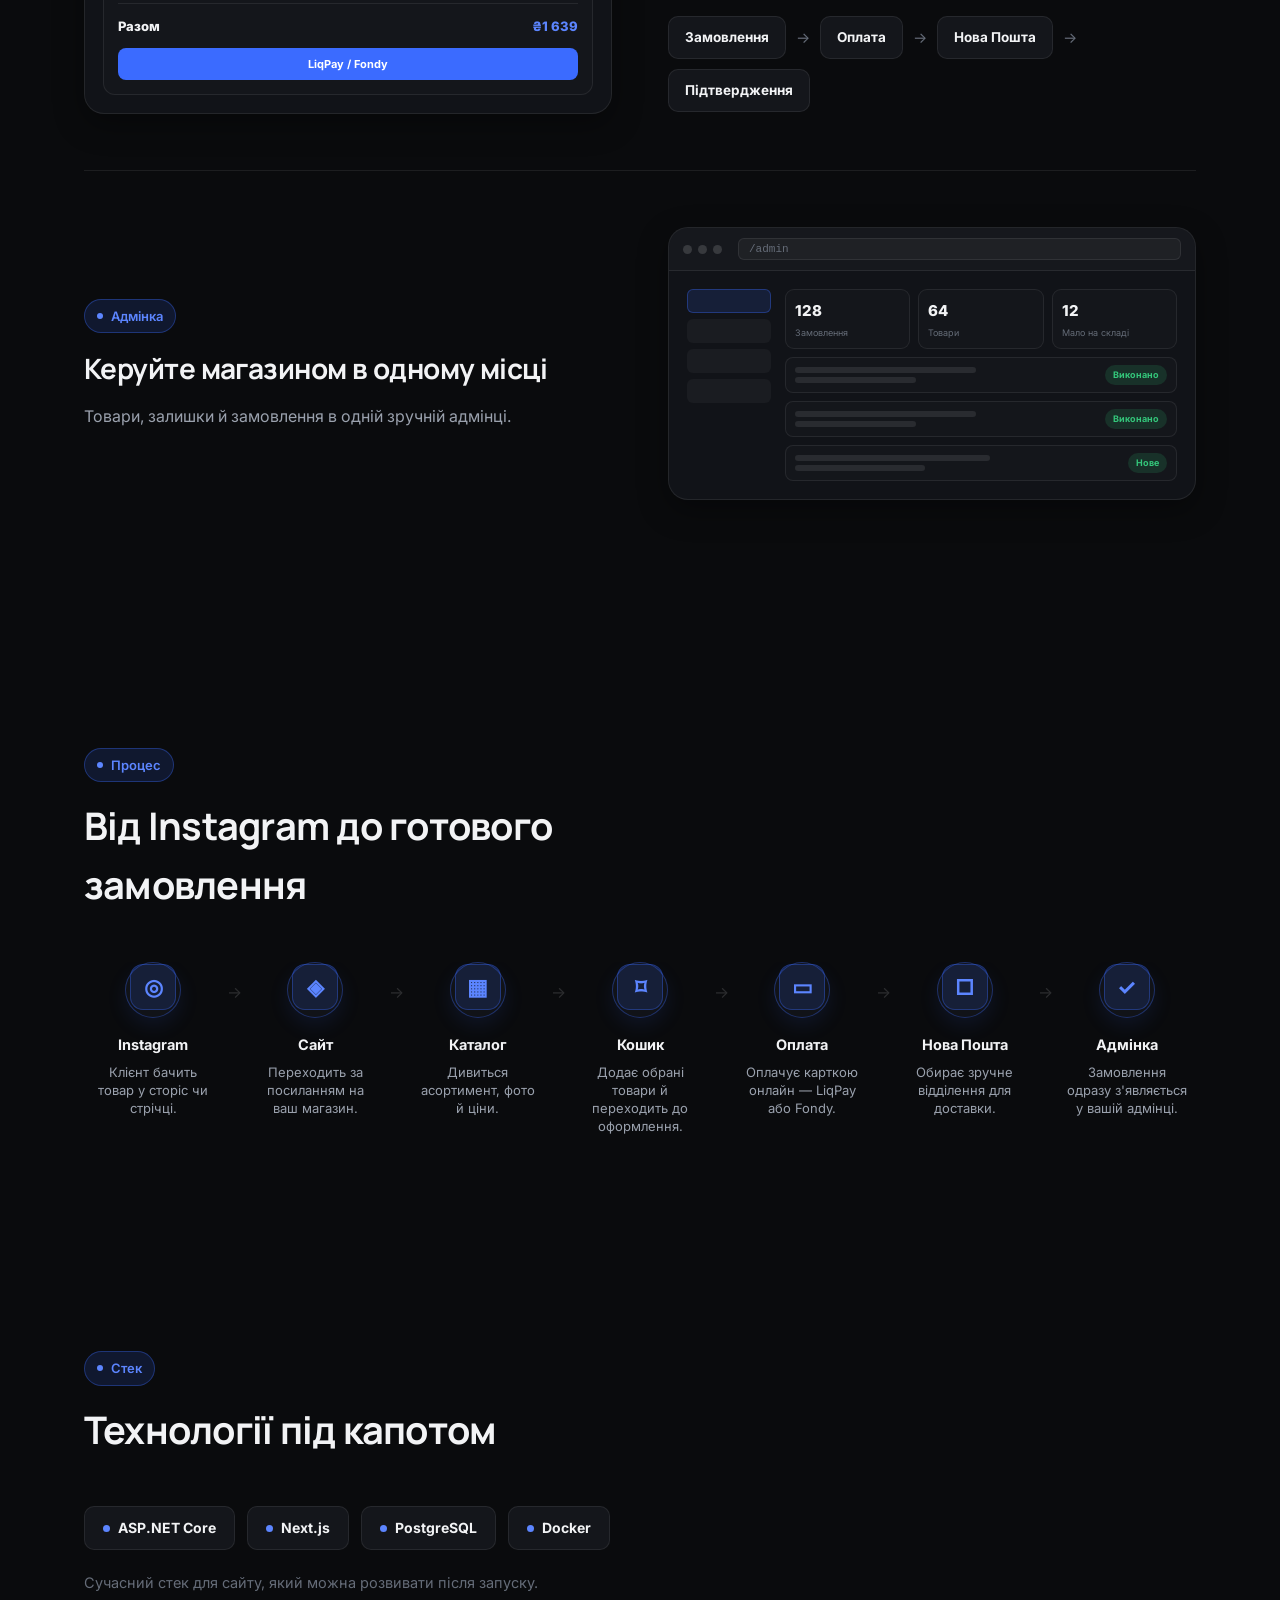
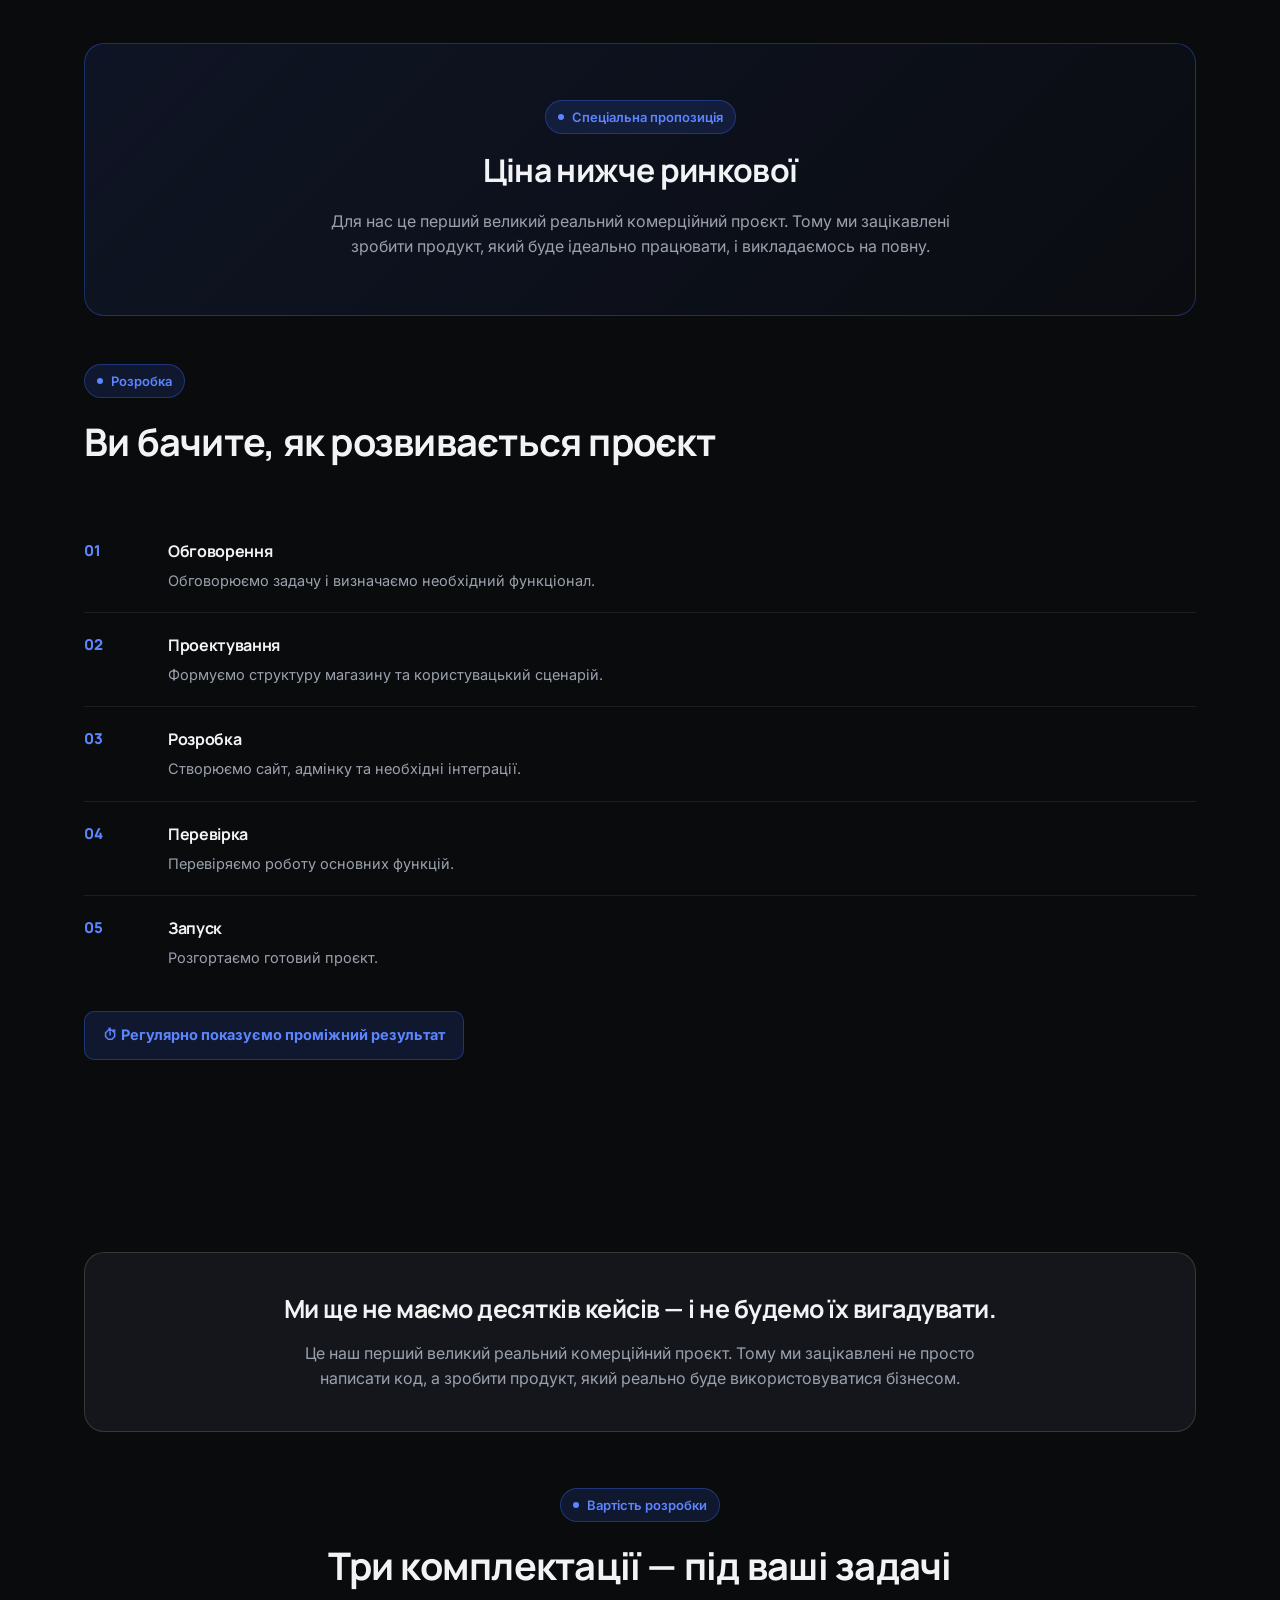
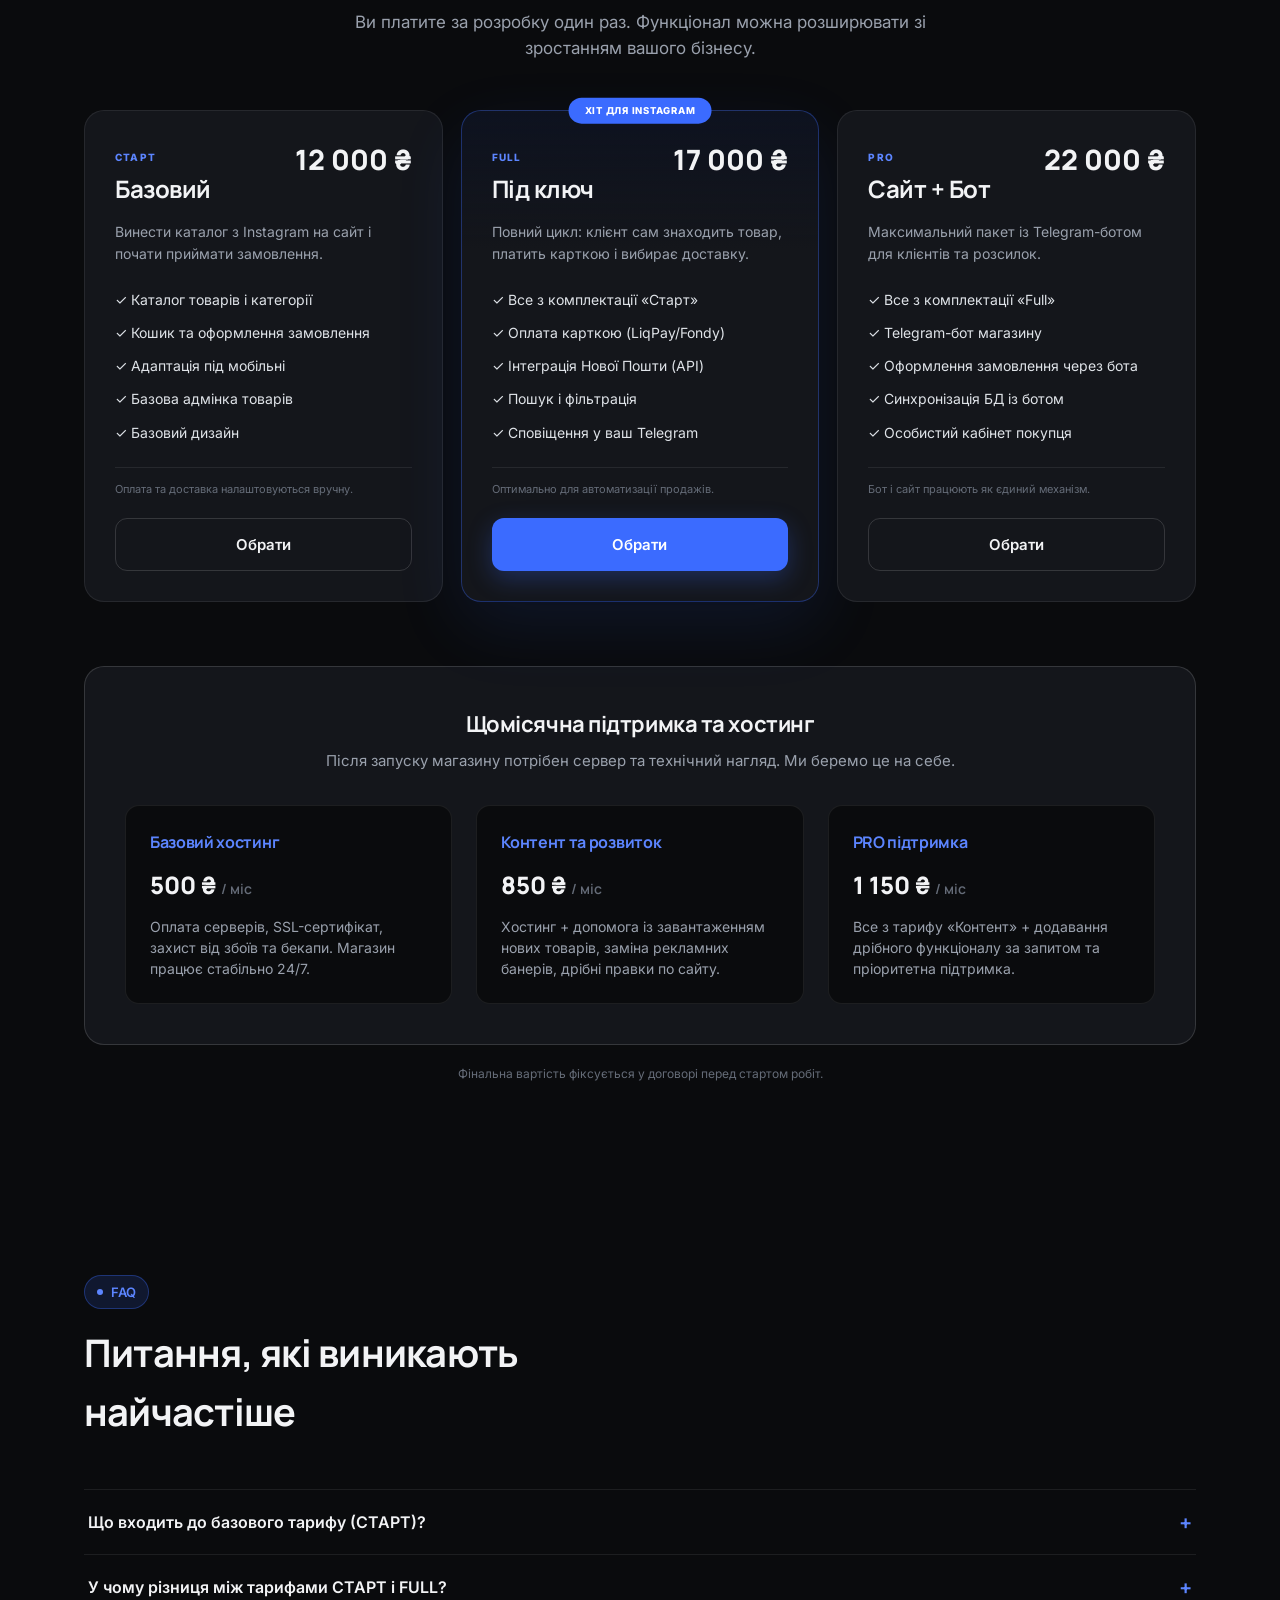
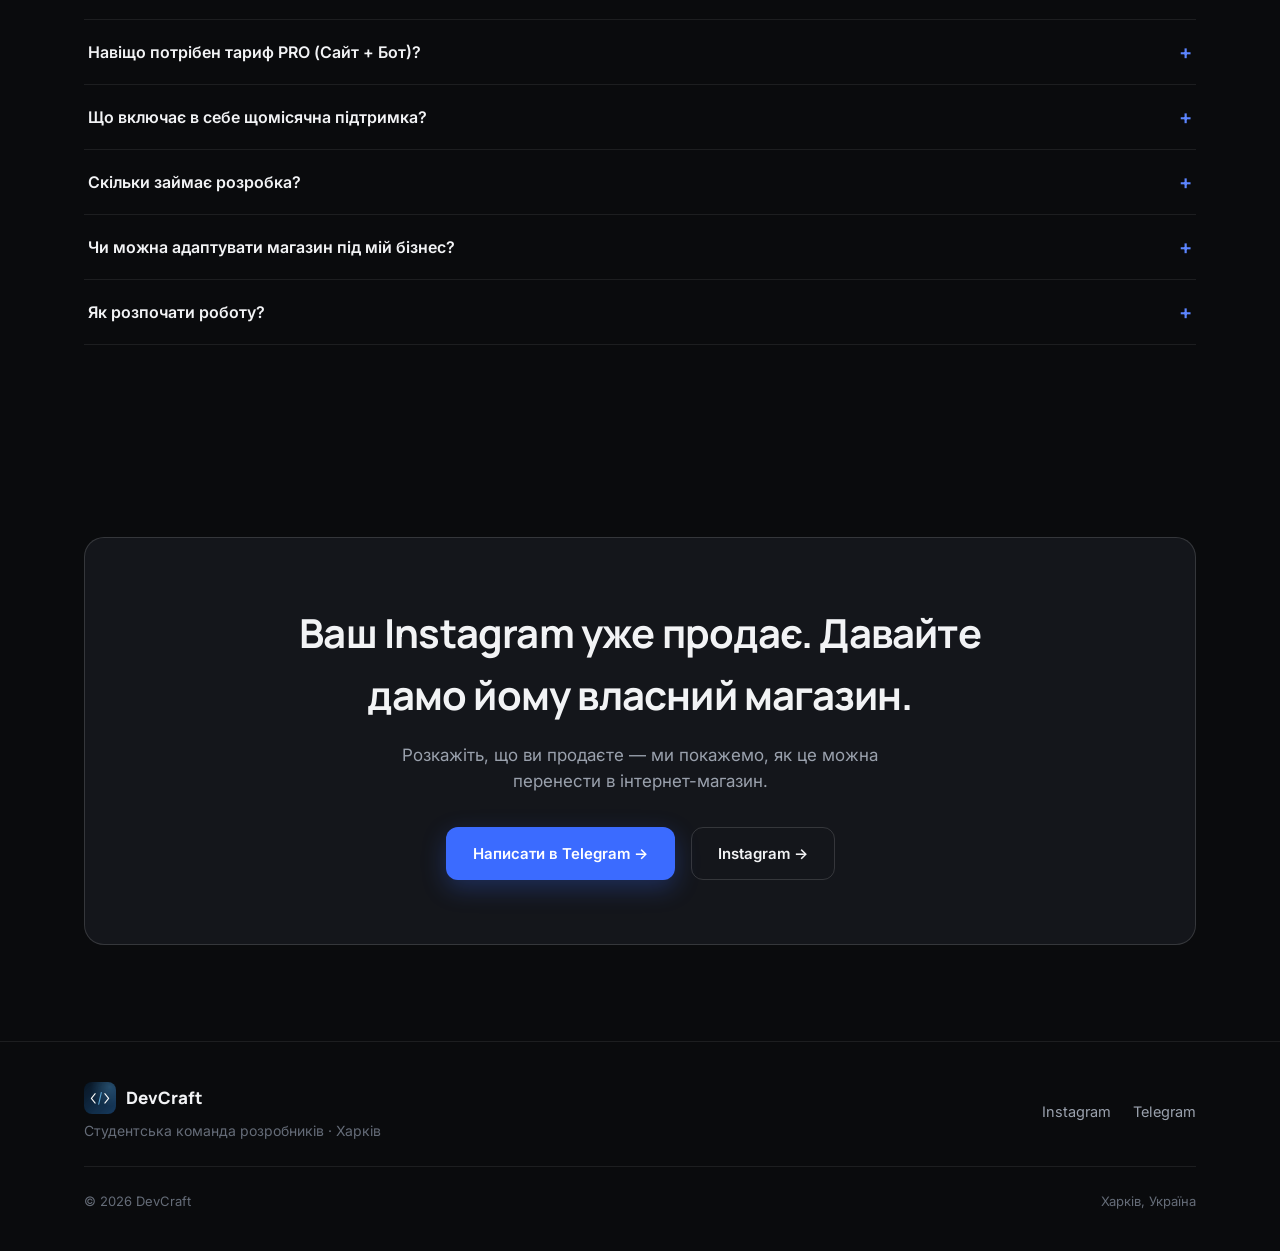
<file: ua.html>
<!DOCTYPE html>
<html lang="uk">
<head>
<meta charset="UTF-8">
<meta name="viewport" content="width=device-width, initial-scale=1">
<title>DevCraft — інтернет-магазин для вашого Instagram-бізнесу</title>
<meta name="description" content="Студентська команда з Харкова робить інтернет-магазини під ключ: каталог, оплата, Нова Пошта, адмінка. Розробка за 1 місяць.">
<link rel="icon" href="assets/logo.jpg">
<link rel="preconnect" href="https://fonts.googleapis.com">
<link rel="preconnect" href="https://fonts.gstatic.com" crossorigin>
<link href="https://fonts.googleapis.com/css2?family=Inter:wght@400;500;600;700;800&family=Manrope:wght@600;700;800&display=swap" rel="stylesheet">
<link rel="stylesheet" href="style.css?v=2">
</head>
<body>

<header class="site">
  <div class="wrap">
    <a href="#top" class="logo"><img src="assets/logo.jpg" alt="DevCraft" class="logo-img"> DevCraft</a>
    <div class="header-actions">
      <div class="lang-switch">
        <a href="ua.html" class="active">UA</a>
        <a href="ru.html" class="">RU</a>
      </div>
      <a href="#price" class="btn btn-ghost">Ціна</a>
      <a href="https://t.me/gryftd" target="_blank" rel="noopener" class="btn btn-primary">Написати в Telegram</a>
    </div>
  </div>
</header>

<main id="top">

  <!-- HERO -->
  <section class="hero">
    <div class="wrap hero-grid">
      <div>
        <span class="eyebrow"><span class="dot"></span>DevCraft · Харків · Web Development</span>
        <h1>DevCraft: інтернет-магазин для вашого Instagram-бізнесу</h1>
        <p class="sub">Замість замовлень у директі: сайт із каталогом, кошиком і оплатою</p>
        <p class="desc">Студентська команда з Харкова робить інтернет-магазини під ключ. Каталог, онлайн-оплата, Нова Пошта і зручна адмінка. Розробка за 1 місяць, ціна нижче ринкової.</p>
        <div class="hero-cta">
          <a href="https://t.me/gryftd" target="_blank" rel="noopener" class="btn btn-primary">Написати в Telegram</a>
          <a href="#price" class="btn btn-ghost">Умови ↓</a>
        </div>
      </div>
      <div class="reveal">
        <div class="mock-browser">
          <div class="mock-topbar">
            <span class="mock-dot"></span><span class="mock-dot"></span><span class="mock-dot"></span>
            <div class="mock-urlbar">yourshop.com/catalog</div>
          </div>
          <div class="mock-body">
            <div class="mock-shop-head">
              <div class="mock-shop-logo">SHOP</div>
              <div class="mock-search"></div>
              <div class="mock-cart-icon"></div>
            </div>
            <div class="mock-chips">
              <div class="mock-chip on">Усі</div>
              <div class="mock-chip">Нове</div>
              <div class="mock-chip">Знижки</div>
            </div>
            <div class="mock-grid">
              <div class="mock-product"><div class="thumb"></div><div class="line"></div><div class="line short"></div><div class="price">₴649</div></div>
              <div class="mock-product"><div class="thumb"></div><div class="line"></div><div class="line short"></div><div class="price">₴990</div></div>
              <div class="mock-product"><div class="thumb"></div><div class="line"></div><div class="line short"></div><div class="price">₴420</div></div>
              <div class="mock-product"><div class="thumb"></div><div class="line"></div><div class="line short"></div><div class="price">₴1 250</div></div>
              <div class="mock-product"><div class="thumb"></div><div class="line"></div><div class="line short"></div><div class="price">₴350</div></div>
              <div class="mock-product"><div class="thumb"></div><div class="line"></div><div class="line short"></div><div class="price">₴780</div></div>
            </div>
          </div>
        </div>
      </div>
    </div>
  </section>

  <section id="about" class="team-section">
  <div class="wrap">
    <div class="section-head reveal">
      <span class="eyebrow"><span class="dot"></span>Команда</span>
      <h2>Хто робить ваш сайт</h2>
      <p>Не абстрактна «команда», а 4 людини, з якими ви напряму спілкуєтесь протягом проєкту.</p>
    </div>
    <div class="team-grid">
      <article class="person-card reveal">
        <div class="person-photo">
          <img src="assets/sasha.jpg" alt="Олександр Пилипенко" onerror="this.style.display='none';this.nextElementSibling.style.display='grid'">
          <span class="photo-fallback">ОП</span>
        </div>
        <div class="person-info">
          <h3>Олександр Пилипенко</h3>
          <span class="person-role">Backend / API</span>
          <p>Серверна логіка та архітектура застосунку</p>
        </div>
      </article>

      <article class="person-card reveal">
        <div class="person-photo">
          <img src="assets/kolganenko.jpg" alt="Максим Колганенко" onerror="this.style.display='none';this.nextElementSibling.style.display='grid'">
          <span class="photo-fallback">МК</span>
        </div>
        <div class="person-info">
          <h3>Максим Колганенко</h3>
          <span class="person-role">Frontend / Bot</span>
          <p>Користувацький інтерфейс та Telegram-боти</p>
        </div>
      </article>

      <article class="person-card reveal">
        <div class="person-photo">
          <img src="assets/danil.jpg" alt="Данііл Мєдвєдєв" onerror="this.style.display='none';this.nextElementSibling.style.display='grid'">
          <span class="photo-fallback">ДМ</span>
        </div>
        <div class="person-info">
          <h3>Данііл Мєдвєдєв</h3>
          <span class="person-role">DB / Інтеграції</span>
          <p>Бази даних та підключення зовнішніх сервісів</p>
        </div>
      </article>

      <article class="person-card reveal">
        <div class="person-photo">
          <img src="assets/vasylchenko.jpg" alt="Максим Васильченко" onerror="this.style.display='none';this.nextElementSibling.style.display='grid'">
          <span class="photo-fallback">МВ</span>
        </div>
        <div class="person-info">
          <h3>Максим Васильченко</h3>
          <span class="person-role">Fullstack / DevOps</span>
          <p>Повний цикл розробки, налаштування та розгортання</p>
        </div>
      </article>
    </div>
  </div>
</section>

  <!-- WHO IT'S FOR -->
  <section id="fit">
    <div class="wrap">
      <div class="section-head reveal">
        <span class="eyebrow"><span class="dot"></span>Для кого</span>
        <h2>Це для вас, якщо ви…</h2>
      </div>
      <div class="fit-grid">
        <div class="fit-card reveal"><div class="ico"><span class="vector-icon">✦</span></div><h3>Косметика та догляд</h3><p>Асортимент у сторіс, а покупці щодня питають у директі ціну й наявність.</p></div>
        <div class="fit-card reveal"><div class="ico"><span class="vector-icon">◇</span></div><h3>Дитячі товари</h3><p>Розміри й залишки змінюються щотижня, а відповідати кожному вручну нема коли.</p></div>
        <div class="fit-card reveal"><div class="ico"><span class="vector-icon">↗</span></div><h3>Спортхарчування та добавки</h3><p>Клієнти купують те саме щомісяця, а кожне замовлення все одно оформлюється в переписці.</p></div>
        <div class="fit-card reveal"><div class="ico"><span class="vector-icon">◌</span></div><h3>Хендмейд і декор</h3><p>Роботи красиві, але клієнт не бачить увесь каталог в одному місці й губиться в актуальних.</p></div>
      </div>
      <p class="fit-note reveal">Ніша не обмежується цими прикладами. Якщо ви продаєте товари через Instagram — рішення можна адаптувати під ваш бізнес.</p>
    </div>
  </section>

  <!-- WHAT CLIENT GETS -->
  <section id="offer">
    <div class="wrap">
      <div class="section-head reveal">
        <span class="eyebrow"><span class="dot"></span>Продукт</span>
        <h2>Що ви отримаєте</h2>
      </div>

      <div class="showcase reveal">
        <div class="showcase-text">
          <span class="eyebrow"><span class="dot"></span>Каталог і кошик</span>
          <h3>Весь асортимент на одному сайті</h3>
          <p>Категорії, пошук, фото й ціни. Клієнт сам бачить, що є в наявності, і додає в кошик, без десяти повідомлень у директі.</p>
          <a href="https://t.me/gryftd" target="_blank" rel="noopener" class="btn btn-primary">Обговорити проєкт</a>
        </div>
        <div class="showcase-visual">
          <div class="mock-browser">
            <div class="mock-topbar"><span class="mock-dot"></span><span class="mock-dot"></span><span class="mock-dot"></span><div class="mock-urlbar">/catalog</div></div>
            <div class="mock-body">
              <div class="mock-shop-head"><div class="mock-shop-logo">SHOP</div><div class="mock-search"></div><div class="mock-cart-icon"></div></div>
              <div class="mock-chips"><div class="mock-chip on">Усі</div><div class="mock-chip">Нове</div><div class="mock-chip">Знижки</div></div>
              <div class="mock-grid">
                <div class="mock-product"><div class="thumb"></div><div class="line"></div><div class="line short"></div><div class="price">₴649</div></div>
                <div class="mock-product"><div class="thumb"></div><div class="line"></div><div class="line short"></div><div class="price">₴990</div></div>
                <div class="mock-product"><div class="thumb"></div><div class="line"></div><div class="line short"></div><div class="price">₴420</div></div>
              </div>
            </div>
          </div>
        </div>
      </div>

      <div class="showcase reverse reveal">
        <div class="showcase-text">
          <span class="eyebrow"><span class="dot"></span>Оплата і доставка</span>
          <h3>Оплата й доставка без ручної роботи</h3>
          <p>Клієнт платить на сайті карткою (LiqPay/Fondy) і сам обирає відділення Нової Пошти. Вам не треба перевіряти скріншоти переказів.</p>
          <div class="chain" style="margin-top:22px;">
            <div class="chain-step">Замовлення</div><span class="chain-arrow">→</span>
            <div class="chain-step">Оплата</div><span class="chain-arrow">→</span>
            <div class="chain-step">Нова Пошта</div><span class="chain-arrow">→</span>
            <div class="chain-step">Підтвердження</div>
          </div>
        </div>
        <div class="showcase-visual">
          <div class="mock-browser">
            <div class="mock-topbar"><span class="mock-dot"></span><span class="mock-dot"></span><span class="mock-dot"></span><div class="mock-urlbar">/checkout</div></div>
            <div class="mock-body">
              <div class="mock-cart-panel">
                <div class="mock-cart-row"><div class="thumb"></div><div class="lines"><div class="line"></div><div class="line short"></div></div></div>
                <div class="mock-cart-row"><div class="thumb"></div><div class="lines"><div class="line"></div><div class="line short"></div></div></div>
                <div class="mock-cart-total"><span>Разом</span><span>₴1 639</span></div>
                <div class="mock-btn-full">LiqPay / Fondy</div>
              </div>
            </div>
          </div>
        </div>
      </div>

      <div class="showcase reveal">
        <div class="showcase-text">
          <span class="eyebrow"><span class="dot"></span>Адмінка</span>
          <h3>Керуйте магазином в одному місці</h3>
          <p>Товари, залишки й замовлення в одній зручній адмінці.</p>
        </div>
        <div class="showcase-visual">
          <div class="mock-browser">
            <div class="mock-topbar"><span class="mock-dot"></span><span class="mock-dot"></span><span class="mock-dot"></span><div class="mock-urlbar">/admin</div></div>
            <div class="mock-body">
              <div class="mock-admin">
                <div class="mock-admin-side">
                  <div class="mock-admin-item on"></div>
                  <div class="mock-admin-item"></div>
                  <div class="mock-admin-item"></div>
                  <div class="mock-admin-item"></div>
                </div>
                <div class="mock-admin-main">
                  <div class="mock-stat-row">
                    <div class="mock-stat"><div class="num">128</div><div class="lbl">Замовлення</div></div>
                    <div class="mock-stat"><div class="num">64</div><div class="lbl">Товари</div></div>
                    <div class="mock-stat"><div class="num">12</div><div class="lbl">Мало на складі</div></div>
                  </div>
                  <div class="mock-table-row"><div class="lines"><div class="mock-line-generic w60"></div><div class="mock-line-generic w40"></div></div><div class="mock-status">Виконано</div></div>
                  <div class="mock-table-row"><div class="lines"><div class="mock-line-generic w60"></div><div class="mock-line-generic w40"></div></div><div class="mock-status">Виконано</div></div>
                  <div class="mock-table-row"><div class="lines"><div class="mock-line-generic w60"></div><div class="mock-line-generic w40"></div></div><div class="mock-status">Нове</div></div>
                </div>
              </div>
            </div>
          </div>
        </div>
      </div>
    </div>
  </section>

  <!-- HOW IT WORKS -->
  <section id="how">
    <div class="wrap">
      <div class="section-head reveal">
        <span class="eyebrow"><span class="dot"></span>Процес</span>
        <h2>Від Instagram до готового замовлення</h2>
      </div>
      <div class="flow reveal">
        <div class="flow-step"><div class="circle"><span class="vector-icon">◎</span></div><div class="lbl">Instagram</div><div class="desc">Клієнт бачить товар у сторіс чи стрічці.</div></div>
        <div class="flow-connector">→</div>
        <div class="flow-step"><div class="circle"><span class="vector-icon">◈</span></div><div class="lbl">Сайт</div><div class="desc">Переходить за посиланням на ваш магазин.</div></div>
        <div class="flow-connector">→</div>
        <div class="flow-step"><div class="circle"><span class="vector-icon">▦</span></div><div class="lbl">Каталог</div><div class="desc">Дивиться асортимент, фото й ціни.</div></div>
        <div class="flow-connector">→</div>
        <div class="flow-step"><div class="circle"><span class="vector-icon">⌑</span></div><div class="lbl">Кошик</div><div class="desc">Додає обрані товари й переходить до оформлення.</div></div>
        <div class="flow-connector">→</div>
        <div class="flow-step"><div class="circle"><span class="vector-icon">▭</span></div><div class="lbl">Оплата</div><div class="desc">Оплачує карткою онлайн — LiqPay або Fondy.</div></div>
        <div class="flow-connector">→</div>
        <div class="flow-step"><div class="circle"><span class="vector-icon">□</span></div><div class="lbl">Нова Пошта</div><div class="desc">Обирає зручне відділення для доставки.</div></div>
        <div class="flow-connector">→</div>
        <div class="flow-step"><div class="circle"><span class="vector-icon">✓</span></div><div class="lbl">Адмінка</div><div class="desc">Замовлення одразу з'являється у вашій адмінці.</div></div>
      </div>
    </div>
  </section>

  <!-- TECH -->
  <section id="tech">
    <div class="wrap">
      <div class="section-head reveal">
        <span class="eyebrow"><span class="dot"></span>Стек</span>
        <h2>Технології під капотом</h2>
      </div>
      <div class="tech-chips reveal">
        <div class="tech-chip"><span class="dot"></span>ASP.NET Core</div>
        <div class="tech-chip"><span class="dot"></span>Next.js</div>
        <div class="tech-chip"><span class="dot"></span>PostgreSQL</div>
        <div class="tech-chip"><span class="dot"></span>Docker</div>
      </div>
      <p class="tech-note reveal">Сучасний стек для сайту, який можна розвивати після запуску.</p>
    </div>
  </section>

  <!-- PILOT -->
  <section id="pilot">
    <div class="wrap">
      <div class="pilot-block reveal">
        <span class="eyebrow"><span class="dot"></span>Спеціальна пропозиція</span>
        <h2>Ціна нижче ринкової</h2>
        <p>Для нас це перший великий реальний комерційний проєкт. Тому ми зацікавлені зробити продукт, який буде ідеально працювати, і викладаємось на повну.</p>
      </div>
    </div>
  </section>

  <!-- PROCESS TIMELINE -->
  <section id="process">
    <div class="wrap">
      <div class="section-head reveal">
        <span class="eyebrow"><span class="dot"></span>Розробка</span>
        <h2>Ви бачите, як розвивається проєкт</h2>
      </div>
      <div class="timeline reveal">
        <div class="tl-item"><div class="tl-num">01</div><div><h4>Обговорення</h4><p>Обговорюємо задачу і визначаємо необхідний функціонал.</p></div></div>
        <div class="tl-item"><div class="tl-num">02</div><div><h4>Проектування</h4><p>Формуємо структуру магазину та користувацький сценарій.</p></div></div>
        <div class="tl-item"><div class="tl-num">03</div><div><h4>Розробка</h4><p>Створюємо сайт, адмінку та необхідні інтеграції.</p></div></div>
        <div class="tl-item"><div class="tl-num">04</div><div><h4>Перевірка</h4><p>Перевіряємо роботу основних функцій.</p></div></div>
        <div class="tl-item"><div class="tl-num">05</div><div><h4>Запуск</h4><p>Розгортаємо готовий проєкт.</p></div></div>
      </div>
      <div class="tl-highlight reveal">⏱ Регулярно показуємо проміжний результат</div>
    </div>
  </section>

  <!-- HONEST PROMISE -->
  <section id="honest">
    <div class="wrap">
      <div class="honest-card reveal">
        <h3>Ми ще не маємо десятків кейсів — і не будемо їх вигадувати.</h3>
        <p>Це наш перший великий реальний комерційний проєкт. Тому ми зацікавлені не просто написати код, а зробити продукт, який реально буде використовуватися бізнесом.</p>
      </div>
    </div>
  </section>

  <section id="price" class="pricing-section">
    <div class="wrap">
      <div class="section-head reveal center">
        <span class="eyebrow"><span class="dot"></span>Вартість розробки</span>
        <h2>Три комплектації — під ваші задачі</h2>
        <p>Ви платите за розробку один раз. Функціонал можна розширювати зі зростанням вашого бізнесу.</p>
      </div>
      
      <div class="packages">
        <!-- Тариф 1: Разработка -->
        <article class="package reveal">
          <div class="package-head"><div><span class="package-label">СТАРТ</span><h3>Базовий</h3></div><strong>12 000 ₴</strong></div>
          <p class="package-desc">Винести каталог з Instagram на сайт і почати приймати замовлення.</p>
          <ul>
            <li>✓ Каталог товарів і категорії</li>
            <li>✓ Кошик та оформлення замовлення</li>
            <li>✓ Адаптація під мобільні</li>
            <li>✓ Базова адмінка товарів</li>
            <li>✓ Базовий дизайн</li>
          </ul>
          <div class="package-note">Оплата та доставка налаштовуються вручну.</div>
          <a href="https://t.me/gryftd" target="_blank" rel="noopener" class="btn btn-ghost btn-block">Обрати</a>
        </article>
  
        <!-- Тариф 2: Разработка -->
        <article class="package featured reveal">
          <div class="popular">ХІТ ДЛЯ INSTAGRAM</div>
          <div class="package-head"><div><span class="package-label">FULL</span><h3>Під ключ</h3></div><strong>17 000 ₴</strong></div>
          <p class="package-desc">Повний цикл: клієнт сам знаходить товар, платить карткою і вибирає доставку.</p>
          <ul>
            <li>✓ Все з комплектації «Старт»</li>
            <li>✓ Оплата карткою (LiqPay/Fondy)</li>
            <li>✓ Інтеграція Нової Пошти (API)</li>
            <li>✓ Пошук і фільтрація</li>
            <li>✓ Сповіщення у ваш Telegram</li>
          </ul>
          <div class="package-note">Оптимально для автоматизації продажів.</div>
          <a href="https://t.me/gryftd" target="_blank" rel="noopener" class="btn btn-primary btn-block">Обрати</a>
        </article>
  
        <!-- Тариф 3: Разработка -->
        <article class="package reveal">
          <div class="package-head"><div><span class="package-label">PRO</span><h3>Сайт + Бот</h3></div><strong>22 000 ₴</strong></div>
          <p class="package-desc">Максимальний пакет із Telegram-ботом для клієнтів та розсилок.</p>
          <ul>
            <li>✓ Все з комплектації «Full»</li>
            <li>✓ Telegram-бот магазину</li>
            <li>✓ Оформлення замовлення через бота</li>
            <li>✓ Синхронізація БД із ботом</li>
            <li>✓ Особистий кабінет покупця</li>
          </ul>
          <div class="package-note">Бот і сайт працюють як єдиний механізм.</div>
          <a href="https://t.me/gryftd" target="_blank" rel="noopener" class="btn btn-ghost btn-block">Обрати</a>
        </article>
      </div>
  
      <!-- Блок ежемесячного обслуживания (теперь 3 тарифа) -->
      <div class="monthly-retainer reveal">
        <div class="monthly-head">
          <h3>Щомісячна підтримка та хостинг</h3>
          <p>Після запуску магазину потрібен сервер та технічний нагляд. Ми беремо це на себе.</p>
        </div>
        <div class="monthly-grid">
          <div class="monthly-card">
            <h4>Базовий хостинг</h4>
            <div class="monthly-price">500 ₴ <span>/ міс</span></div>
            <p>Оплата серверів, SSL-сертифікат, захист від збоїв та бекапи. Магазин працює стабільно 24/7.</p>
          </div>
          <div class="monthly-card">
            <h4>Контент та розвиток</h4>
            <div class="monthly-price">850 ₴ <span>/ міс</span></div>
            <p>Хостинг + допомога із завантаженням нових товарів, заміна рекламних банерів, дрібні правки по сайту.</p>
          </div>
          <div class="monthly-card">
            <h4>PRO підтримка</h4>
            <div class="monthly-price">1 150 ₴ <span>/ міс</span></div>
            <p>Все з тарифу «Контент» + додавання дрібного функціоналу за запитом та пріоритетна підтримка.</p>
          </div>
        </div>
      </div>
  
      <div class="price-foot reveal">Фінальна вартість фіксується у договорі перед стартом робіт.</div>
    </div>
  </section>

  <!-- FAQ с подробным описанием услуг -->
  <section id="faq">
    <div class="wrap">
      <div class="section-head reveal">
        <span class="eyebrow"><span class="dot"></span>FAQ</span>
        <h2>Питання, які виникають найчастіше</h2>
      </div>
      <div class="reveal">
        <div class="faq-item">
          <button class="faq-q"><span>Що входить до базового тарифу (СТАРТ)?</span><span class="plus">+</span></button>
          <div class="faq-a"><div class="faq-a-inner">Це стартовий варіант за 12 000 грн. Ви отримуєте повноцінний сайт: каталог товарів, кошик, адаптивний дизайн для смартфонів та зручну адмін-панель. Оплата та розрахунок вартості доставки здійснюються вручну (клієнт переказує гроші на картку).</div></div>
        </div>
        <div class="faq-item">
          <button class="faq-q"><span>У чому різниця між тарифами СТАРТ і FULL?</span><span class="plus">+</span></button>
          <div class="faq-a"><div class="faq-a-inner">Тариф FULL (17 000 грн) повністю автоматизує ваші продажі. До нього включена онлайн-оплата карткою (LiqPay, Fondy) та автоматична інтеграція Нової Пошти (вибір відділення, розрахунок). Вам залишиться лише спакувати товар та відправити його, отримавши сповіщення у Telegram.</div></div>
        </div>
        <div class="faq-item">
          <button class="faq-q"><span>Навіщо потрібен тариф PRO (Сайт + Бот)?</span><span class="plus">+</span></button>
          <div class="faq-a"><div class="faq-a-inner">У тарифі PRO (22 000 грн) ви отримуєте не лише сайт, а й повноцінного Telegram-бота. Сайт і бот працюють як єдиний механізм зі спільною базою товарів і замовлень. Клієнти зможуть купувати ваші товари прямо у месенджері.</div></div>
        </div>
        <div class="faq-item">
          <button class="faq-q"><span>Що включає в себе щомісячна підтримка?</span><span class="plus">+</span></button>
          <div class="faq-a"><div class="faq-a-inner">Сайту потрібно десь працювати. Базовий тариф підтримки (500 грн/міс) включає оренду потужного сервера, захист від збоїв та бекапи. У тарифах за 850 і 1150 грн ми додатково допомагаємо вам наповнювати сайт, змінювати банери та вносити доопрацювання.</div></div>
        </div>
        <div class="faq-item">
          <button class="faq-q"><span>Скільки займає розробка?</span><span class="plus">+</span></button>
          <div class="faq-a"><div class="faq-a-inner">Ми запускаємо готовий інтернет-магазин орієнтовно за 1 місяць. Термін може трохи змінюватися залежно від швидкості погодження дизайну.</div></div>
        </div>
        <div class="faq-item">
          <button class="faq-q"><span>Чи можна адаптувати магазин під мій бізнес?</span><span class="plus">+</span></button>
          <div class="faq-a"><div class="faq-a-inner">Так. Каталог, категорії, логіка кошика та зовнішній вигляд повністю адаптуються під вашу нішу — будь то косметика, одяг чи хендмейд.</div></div>
        </div>
        <div class="faq-item">
          <button class="faq-q"><span>Як розпочати роботу?</span><span class="plus">+</span></button>
          <div class="faq-a"><div class="faq-a-inner">Напишіть нам у Telegram. Розкажіть, що ви продаєте і як зараз приймаєте замовлення. Ми проаналізуємо ваш бізнес і підберемо оптимальний формат магазину.</div></div>
        </div>
      </div>
    </div>
  </section>

  <!-- FINAL CTA -->
  <section id="contact">
    <div class="wrap">
      <div class="final-cta reveal">
        <h2>Ваш Instagram уже продає. Давайте дамо йому власний магазин.</h2>
        <p>Розкажіть, що ви продаєте — ми покажемо, як це можна перенести в інтернет-магазин.</p>
        <div class="cta-actions">
          <a href="https://t.me/gryftd" target="_blank" rel="noopener" class="btn btn-primary">Написати в Telegram →</a>
          <a href="https://www.instagram.com/medve._dev/?hl=uk" target="_blank" rel="noopener" class="btn btn-ghost">Instagram →</a>
        </div>
      </div>
    </div>
  </section>

</main>

<footer class="site">
  <div class="wrap">
    <div class="footer-grid">
      <div>
        <div class="logo"><img src="assets/logo.jpg" alt="DevCraft" class="logo-img"> DevCraft</div>
        <div class="footer-tag">Студентська команда розробників · Харків</div>
      </div>
      <div class="footer-links">
        <a href="https://www.instagram.com/medve._dev/?hl=uk" target="_blank" rel="noopener">Instagram</a>
        <a href="https://t.me/gryftd" target="_blank" rel="noopener">Telegram</a>
      </div>
    </div>
    <div class="footer-bottom">
      <span>© 2026 DevCraft</span>
      <span>Харків, Україна</span>
    </div>
  </div>
</footer>

<div class="mobile-sticky">
  <a href="https://t.me/gryftd" target="_blank" rel="noopener" class="btn btn-primary btn-block">Написати в Telegram</a>
</div>

<script src="script.js"></script>
</body>
</html>
</file>
<file: style.css>
/* ============================================================
   DevCraft — shared stylesheet
   Dark, technical, blue-accent. Inter (body) + Manrope (display).
   ============================================================ */

:root{
  --bg: #0a0b0d;
  --bg-raised: #111318;
  --card: #14161b;
  --card-hover: #181b21;
  --border: rgba(255,255,255,0.08);
  --border-strong: rgba(255,255,255,0.14);
  --text: #f2f3f5;
  --text-dim: #9aa1ad;
  --text-faint: #656c78;
  --accent: #3b6bff;
  --accent-bright: #5c85ff;
  --accent-dim: rgba(59,107,255,0.14);
  --accent-line: rgba(59,107,255,0.35);
  --green: #34c77b;
  --radius-sm: 10px;
  --radius-md: 14px;
  --radius-lg: 20px;
  --maxw: 1160px;
  --shadow: 0 10px 30px rgba(0,0,0,0.35);
}

*{ box-sizing: border-box; }
html{ scroll-behavior: smooth; -webkit-text-size-adjust: 100%; }

body{
  margin:0;
  background: var(--bg);
  color: var(--text);
  font-family: "Inter", -apple-system, BlinkMacSystemFont, "Segoe UI", sans-serif;
  font-size: 16px;
  line-height: 1.55;
  -webkit-font-smoothing: antialiased;
  overflow-x: hidden;
}

.display{ font-family: "Manrope", "Inter", sans-serif; }

h1,h2,h3,h4{ margin:0; font-family:"Manrope","Inter",sans-serif; font-weight:700; letter-spacing:-0.02em; color:var(--text); }
p{ margin:0; }
a{ color:inherit; text-decoration:none; }
img{ max-width:100%; display:block; }
button{ font-family:inherit; cursor:pointer; }

.wrap{ max-width: var(--maxw); margin: 0 auto; padding: 0 24px; }
section{ padding: 96px 0; position:relative; }
@media (max-width:760px){ section{ padding: 56px 0; } }

.eyebrow{
  display:inline-flex; align-items:center; gap:8px;
  font-size: 13px; color: var(--accent-bright);
  background: var(--accent-dim);
  border: 1px solid var(--accent-line);
  padding: 6px 12px;
  border-radius: 999px;
  font-weight: 600;
}
.eyebrow .dot{ width:6px; height:6px; border-radius:50%; background:var(--accent-bright); }

.section-head{ max-width: 640px; margin-bottom: 48px; }
.section-head h2{ font-size: clamp(28px, 4vw, 38px); margin-top: 14px; }
.section-head p{ color: var(--text-dim); margin-top: 14px; font-size: 17px; }
.section-head.center {
  margin-left: auto;
  margin-right: auto;
  text-align: center;
  max-width: 760px;
}
.section-head.center p {
  max-width: 620px;
  margin-left: auto;
  margin-right: auto;
}

/* Buttons */
.btn{
  display:inline-flex; align-items:center; justify-content:center; gap:8px;
  padding: 14px 26px;
  border-radius: 12px;
  font-weight: 600;
  font-size: 15px;
  border: 1px solid transparent;
  transition: transform .18s ease, background .18s ease, border-color .18s ease, box-shadow .18s ease;
  white-space: nowrap;
}
.btn-primary{
  background: var(--accent);
  color: #fff;
  box-shadow: 0 8px 24px rgba(59,107,255,0.28);
}
.btn-primary:hover{ background: var(--accent-bright); transform: translateY(-1px); }
.btn-ghost{
  background: transparent;
  border-color: var(--border-strong);
  color: var(--text);
}
.btn-ghost:hover{ border-color: var(--accent-line); background: rgba(255,255,255,0.03); }
.btn-block{ width:100%; }

/* Header & Logo Image */
header.site{
  position: sticky; top:0; z-index: 50;
  backdrop-filter: blur(14px);
  background: rgba(10,11,13,0.72);
  border-bottom: 1px solid var(--border);
}
header.site .wrap{
  height: 72px; display:flex; align-items:center; justify-content:space-between;
}
.logo {
  display: flex;
  align-items: center;
  gap: 10px;
  font-weight: 800;
  font-size: 17px;
  font-family: "Manrope", sans-serif;
}
.logo-img {
  width: 32px;
  height: 32px;
  border-radius: 8px;
  object-fit: cover;
}

.header-actions{ display:flex; align-items:center; gap:18px; }
.lang-switch{ display:flex; align-items:center; gap:2px; border:1px solid var(--border-strong); border-radius:999px; padding:3px; }
.lang-switch a{ padding:6px 12px; border-radius:999px; font-size:13px; font-weight:700; color:var(--text-faint); }
.lang-switch a.active{ background:var(--accent); color:#fff; }
.header-actions .btn{ padding: 10px 18px; font-size:14px; }
.header-actions .btn-ghost{ display:none; }
@media (min-width: 640px){ .header-actions .btn-ghost{ display:inline-flex; } }

/* Hero */
.hero{ padding-top: 64px; padding-bottom: 64px; }
.hero-grid{ display:grid; grid-template-columns: 1.05fr 0.95fr; gap: 56px; align-items:center; }
@media (max-width: 980px){ .hero-grid{ grid-template-columns: 1fr; } }
.hero h1{ font-size: clamp(30px, 5vw, 48px); line-height:1.12; margin-top:18px; }
.hero .sub{ font-size: clamp(17px, 2.2vw, 20px); color: var(--text); font-weight:600; margin-top:18px; }
.hero .desc{ font-size: 16px; color: var(--text-dim); margin-top:14px; max-width: 520px; }
.hero-cta{ display:flex; gap:14px; margin-top:32px; flex-wrap:wrap; }

/* --- UI mockup (fake browser + shop UI) --- */
.mock-browser{
  background: var(--bg-raised);
  border: 1px solid var(--border);
  border-radius: var(--radius-lg);
  overflow: hidden;
  box-shadow: var(--shadow);
}
.mock-topbar{
  display:flex; align-items:center; gap:6px;
  padding: 10px 14px;
  border-bottom: 1px solid var(--border);
  background: rgba(255,255,255,0.02);
}
.mock-dot{ width:9px; height:9px; border-radius:50%; background: rgba(255,255,255,0.14); }
.mock-urlbar{
  margin-left:10px; flex:1;
  background: rgba(255,255,255,0.04);
  border:1px solid var(--border);
  border-radius: 6px;
  height: 22px;
  display:flex; align-items:center;
  padding: 0 10px;
  font-size: 11px;
  color: var(--text-faint);
  font-family: monospace;
}
.mock-body{ padding: 18px; }
.mock-shop-head{ display:flex; align-items:center; justify-content:space-between; margin-bottom:14px; }
.mock-shop-logo{ font-weight:800; font-size:13px; }
.mock-search{
  flex:1; margin: 0 14px; height: 26px; border-radius:7px;
  background: rgba(255,255,255,0.04); border:1px solid var(--border);
}
.mock-cart-icon{
  width:26px; height:26px; border-radius:7px; background: var(--accent-dim);
  border:1px solid var(--accent-line);
  position:relative; flex-shrink:0;
}
.mock-cart-icon::after{
  content:"2"; position:absolute; top:-5px; right:-5px;
  background: var(--accent); color:#fff; font-size:9px; font-weight:800;
  width:14px; height:14px; border-radius:50%; display:flex; align-items:center; justify-content:center;
}
.mock-chips{ display:flex; gap:6px; margin-bottom:14px; }
.mock-chip{ height:20px; padding:0 10px; border-radius:999px; background: rgba(255,255,255,0.05); border:1px solid var(--border); font-size:10px; color:var(--text-faint); display:flex; align-items:center; }
.mock-chip.on{ background: var(--accent-dim); border-color: var(--accent-line); color: var(--accent-bright); }
.mock-grid{ display:grid; grid-template-columns: repeat(3,1fr); gap:10px; }
.mock-product{ background: var(--card); border:1px solid var(--border); border-radius:10px; padding:8px; }
.mock-product .thumb{ aspect-ratio:1; border-radius:7px; background: linear-gradient(135deg, rgba(59,107,255,0.22), rgba(59,107,255,0.04)); margin-bottom:8px; }
.mock-product .line{ height:6px; border-radius:3px; background: rgba(255,255,255,0.10); margin-bottom:5px; }
.mock-product .line.short{ width:55%; }
.mock-product .price{ font-size:11px; font-weight:800; color: var(--accent-bright); margin-top:6px; }

.mock-cart-panel{ background: var(--card); border:1px solid var(--border); border-radius:12px; padding:14px; }
.mock-cart-row{ display:flex; align-items:center; gap:10px; padding:8px 0; border-bottom:1px solid var(--border); }
.mock-cart-row:last-of-type{ border-bottom:none; }
.mock-cart-row .thumb{ width:34px; height:34px; border-radius:7px; background: linear-gradient(135deg, rgba(59,107,255,0.25), rgba(59,107,255,0.05)); flex-shrink:0; }
.mock-cart-row .lines{ flex:1; }
.mock-cart-total{ display:flex; justify-content:space-between; align-items:center; margin-top:12px; padding-top:12px; border-top:1px solid var(--border); font-weight:800; font-size:13px; }
.mock-cart-total span:last-child{ color: var(--accent-bright); }
.mock-btn-full{ margin-top:12px; height:32px; border-radius:8px; background: var(--accent); display:flex; align-items:center; justify-content:center; color:#fff; font-size:11px; font-weight:700; }

.mock-admin{ display:grid; grid-template-columns: 84px 1fr; gap:14px; }
.mock-admin-side{ display:flex; flex-direction:column; gap:6px; }
.mock-admin-item{ height:24px; border-radius:6px; background: rgba(255,255,255,0.04); }
.mock-admin-item.on{ background: var(--accent-dim); border:1px solid var(--accent-line); }
.mock-admin-main{ display:flex; flex-direction:column; gap:8px; }
.mock-stat-row{ display:grid; grid-template-columns: repeat(3,1fr); gap:8px; }
.mock-stat{ background: var(--card); border:1px solid var(--border); border-radius:9px; padding:9px; }
.mock-stat .num{ font-size:15px; font-weight:800; }
.mock-stat .lbl{ font-size:9px; color:var(--text-faint); margin-top:3px; }
.mock-table-row{ display:flex; align-items:center; gap:8px; padding:7px 9px; background: var(--card); border:1px solid var(--border); border-radius:8px; }
.mock-table-row .lines{ flex:1; display:flex; flex-direction:column; gap:4px; }
.mock-status{ font-size:9px; font-weight:700; padding:3px 8px; border-radius:999px; background: rgba(52,199,123,0.15); color: var(--green); }
.mock-line-generic{ height:6px; border-radius:3px; background: rgba(255,255,255,0.09); }
.mock-line-generic.w60{ width:60%; }
.mock-line-generic.w40{ width:40%; }

@media (max-width: 520px){
  .mock-grid{ grid-template-columns: repeat(2,1fr); }
  .mock-admin{ grid-template-columns: 56px 1fr; }
}

/* TEAM */
.team-section{padding-top:60px}
.team-grid{display:grid;grid-template-columns:repeat(4,1fr);gap:16px}
.person-card{background:var(--card);border:1px solid var(--border);border-radius:var(--radius-lg);overflow:hidden;transition:transform .2s ease,border-color .2s ease,background .2s ease; height:100%; display:flex; flex-direction:column;}
.person-card:hover{transform:translateY(-4px);border-color:var(--accent-line);background:var(--card-hover)}
.person-photo{height:330px;background:radial-gradient(circle at 50% 35%,rgba(59,107,255,.28),rgba(20,22,27,.2) 62%),#11151b;position:relative;overflow:hidden;display:flex;align-items:flex-end;justify-content:center}
.person-photo img{width:100%;height:100%;object-fit:cover;object-position:center top;position:absolute;inset:0}
.photo-fallback{width:100px;height:100px;border-radius:50%;display:grid;place-items:center;background:linear-gradient(135deg,var(--accent),#1d398f);font:800 30px Manrope;color:white;margin-bottom:70px}
.person-info{padding:20px; flex:1; display:flex; flex-direction:column; align-items:flex-start;}
.person-info h3{font-size:17px}
.person-role{display:inline-block;color:#77a3ff;font-size:11px;text-transform:uppercase;letter-spacing:.08em;font-weight:700;margin-top:7px}
.person-info p{color:var(--text-dim);font-size:13px;margin-top:12px;line-height:1.5}

/* Fit cards */
.fit-grid{ display:grid; grid-template-columns: repeat(4, 1fr); gap:16px; }
.fit-card{ background: var(--card); border:1px solid var(--border); border-radius: var(--radius-md); padding: 24px; transition: border-color .2s ease, transform .2s ease, background .2s ease; display:flex; flex-direction:column; align-items:flex-start; height:100%; min-width:0;}
.fit-card:hover{ border-color: var(--accent-line); background: var(--card-hover); transform: translateY(-2px); }
.fit-card .ico{ font-size: 0; }
.fit-card h3{ font-size:16px; margin-top:14px; }
.fit-card p{ color: var(--text-dim); font-size: 14.5px; margin-top:10px; width:100%;}
.fit-note{ margin-top: 22px; color: var(--text-faint); font-size: 14.5px; max-width: 620px; }
.vector-icon{width:46px;height:46px;border-radius:13px;background:var(--accent-dim);border:1px solid var(--accent-line);display:grid;place-items:center;color:var(--accent-bright);font-size:22px;font-weight:700;margin-bottom:6px}

/* Showcase (alternating) */
.showcase{
  display:grid; grid-template-columns: 1fr 1fr; gap: 56px; align-items:center;
  padding: 56px 0; border-top: 1px solid var(--border);
}
.section-head + .showcase { border-top: none; padding-top: 0; }
.showcase.reverse .showcase-text{ order:2; }
.showcase.reverse .showcase-visual{ order:1; }
@media (max-width: 900px){
  .showcase{ grid-template-columns: 1fr; gap: 28px; padding: 40px 0; }
  .showcase.reverse .showcase-text{ order:1; }
  .showcase.reverse .showcase-visual{ order:2; }
}
.showcase-text h3{ font-size: clamp(22px,3vw,28px); margin-top:14px; }
.showcase-text p{ color: var(--text-dim); margin-top:14px; font-size:16px; max-width:460px; }
.showcase-text .btn{ margin-top: 22px; }

/* payment chain */
.chain{ display:flex; align-items:center; flex-wrap:wrap; gap:10px; }
.chain-step{ background: var(--card); border:1px solid var(--border); border-radius:10px; padding:10px 16px; font-size:13.5px; font-weight:700; }
.chain-arrow{ color: var(--text-faint); font-size:15px; }

/* how it works */
.flow {
  display: flex; align-items: flex-start; flex-wrap: nowrap; overflow-x: auto; 
  padding-bottom: 24px; gap: 0; scrollbar-width: thin; scrollbar-color: var(--accent-line) transparent;
  -webkit-overflow-scrolling: touch;
}
.flow::-webkit-scrollbar { height: 4px; }
.flow::-webkit-scrollbar-track { background: rgba(255,255,255,0.05); border-radius: 4px; }
.flow::-webkit-scrollbar-thumb { background: var(--accent-line); border-radius: 4px; }
.flow-step { display: flex; flex-direction: column; align-items: center; text-align: center; flex: 0 0 140px; }
@media (min-width: 1024px) {
  .flow { justify-content: center; overflow-x: hidden; }
  .flow-step { flex: 1; min-width: 110px; }
}
.flow-step .circle {
  width: 56px; height: 56px; border-radius: 50%; background: var(--bg-raised); border: 1px solid var(--accent-line);
  display: flex; align-items: center; justify-content: center; font-size: 20px; color: var(--accent-bright);
  box-shadow: 0 8px 20px rgba(59,107,255,0.1); transition: all 0.3s ease;
}
.flow-step:hover .circle { background: var(--accent-dim); border-color: var(--accent-bright); transform: translateY(-4px); }
.flow-step .lbl { margin-top: 16px; font-weight: 700; font-size: 14.5px; }
.flow-step .desc { margin-top: 6px; font-size: 13px; color: var(--text-dim); line-height: 1.4; padding: 0 8px; }
.flow-connector { display: flex; align-items: center; justify-content: center; color: var(--border-strong); font-size: 16px; padding-top: 18px; flex: 0 0 24px; }

/* tech chips */
.tech-chips{ display:flex; flex-wrap:wrap; gap:12px; }
.tech-chip{ padding: 10px 18px; border-radius: 10px; background: var(--card); border:1px solid var(--border); font-weight:700; font-size:14px; display:flex; align-items:center; gap:8px; }
.tech-chip .dot{ width:7px; height:7px; border-radius:50%; background: var(--accent-bright); }
.tech-note{ margin-top:22px; color: var(--text-faint); font-size:14.5px; }

/* pilot block */
.pilot-block{ background: linear-gradient(135deg, rgba(59,107,255,0.10), rgba(59,107,255,0.02)); border: 1px solid var(--accent-line); border-radius: var(--radius-lg); padding: 56px 32px; display: flex; flex-direction: column; align-items: center; text-align: center; }
@media (max-width:640px){ .pilot-block{ padding: 28px; } }
.pilot-block h2{ font-size: clamp(24px,3.4vw,32px); margin-top:12px; }
.pilot-block p{ color: var(--text-dim); margin-top:14px; font-size:16px; max-width: 640px; margin-left: auto; margin-right: auto; }

/* timeline */
.timeline{ display:flex; flex-direction:column; gap:0; }
.tl-item{ display:grid; grid-template-columns: 64px 1fr; gap:20px; padding: 20px 0; border-top:1px solid var(--border); }
.tl-item:first-child{ border-top:none; }
.tl-num{ font-family:"Manrope",sans-serif; font-weight:800; font-size:15px; color: var(--accent-bright); }
.tl-item h4{ font-size:16px; }
.tl-item p{ color: var(--text-dim); margin-top:6px; font-size:14.5px; }
.tl-highlight{ margin-top: 22px; display:inline-flex; align-items:center; gap:10px; background: var(--accent-dim); border:1px solid var(--accent-line); padding: 12px 18px; border-radius: 10px; font-weight:700; font-size:14.5px; color: var(--accent-bright); }

/* honest card */
.honest-card{ background: var(--card); border:1px solid var(--border-strong); border-radius: var(--radius-lg); padding: 40px; position:relative; text-align: center; display: flex; flex-direction: column; align-items: center; }
.honest-card h3{ font-size: clamp(20px,3vw,25px); line-height:1.3; }
.honest-card p{ color: var(--text-dim); margin-top:16px; font-size:16px; max-width:680px; margin-left: auto; margin-right: auto; }

/* PRICING */
.packages { display: grid; grid-template-columns: repeat(3, 1fr); gap: 18px; max-width: 1160px; margin: 0 auto; align-items: stretch; }
.package { 
  position:relative; background:var(--card); border:1px solid var(--border); border-radius:20px; padding:30px; display:flex; flex-direction:column; min-width:0; height:100%; min-height:0; overflow:visible; 
  transition: transform 0.3s ease, border-color 0.3s ease, box-shadow 0.3s ease, background 0.3s ease; 
}
.package:hover { transform: translateY(-6px); border-color: var(--accent-bright); box-shadow: 0 12px 40px rgba(59, 107, 255, 0.18); background: var(--card-hover); }

.package.featured { border-color:var(--accent-line); box-shadow:0 24px 70px rgba(59,107,255,.11); background:linear-gradient(180deg,rgba(59,107,255,.08),var(--card) 28%); }
.package.featured:hover { box-shadow: 0 16px 50px rgba(59, 107, 255, 0.28); }

.popular {
  position: absolute;
  top: 0;
  left: 50%;
  transform: translate(-50%, -50%);
  margin: 0;
  background: var(--accent);
  color: #fff;
  border-radius: 999px;
  padding: 6px 16px;
  font-size: 9.5px;
  font-weight: 800;
  letter-spacing: .08em;
  display: inline-block;
  white-space: nowrap;
  z-index: 10;
}

.package-head { display:grid; grid-template-columns:minmax(0,1fr) auto; align-items:start; column-gap:24px; padding-top:2px; }
.package-head > div { min-width:0; }
.package-head strong { font:800 28px Manrope; white-space:nowrap; line-height:1.15; text-align:right; }
.package-label { color:var(--accent-bright); font-size:10px; font-weight:800; letter-spacing:.12em; }
.package h3 { font-size:24px; margin-top:8px; overflow-wrap:anywhere; line-height:1.2; }
.package-desc { color:var(--text-dim); font-size:14px; margin-top:17px; width:100%; }
.package ul { list-style:none; padding:0; margin:25px 0 24px; display:flex; flex-direction:column; gap:13px; }
.package li { display:flex; align-items:flex-start; gap:10px; line-height:1.45; font-size:14px; color:#dfe3e8; }
.package li::first-letter { color:var(--accent-bright); }
.package-note { margin-top:auto; padding:14px 0 20px; color:var(--text-faint); font-size:11px; border-top:1px solid var(--border); width:100%; line-height:1.45; }
.price-foot { text-align:center; color:var(--text-faint); font-size:12px; margin-top:20px; width:100%; }

/* Стили для блока ежемесячного обслуживания */
.monthly-retainer { margin-top: 64px; background: var(--card); border: 1px solid var(--border-strong); border-radius: var(--radius-lg); padding: 40px; }
.monthly-head { text-align: center; margin-bottom: 32px; }
.monthly-head h3 { font-size: 22px; }
.monthly-head p { color: var(--text-dim); font-size: 15px; margin-top: 8px; }
.monthly-grid { display: grid; grid-template-columns: repeat(3, 1fr); gap: 24px; }
.monthly-card { background: var(--bg); border: 1px solid var(--border); border-radius: var(--radius-md); padding: 24px; }
.monthly-card h4 { font-size: 16px; color: var(--accent-bright); }
.monthly-price { font-family: "Manrope", sans-serif; font-size: 24px; font-weight: 800; margin: 12px 0; }
.monthly-price span { font-size: 14px; color: var(--text-faint); font-weight: 600; }
.monthly-card p { font-size: 14px; color: var(--text-dim); line-height: 1.5; }

/* Убираем пустоту между короткими секциями */
#tech { padding-bottom: 24px; }
#pilot { padding-top: 24px; padding-bottom: 24px; }
#process { padding-top: 24px; }
#honest { padding-bottom: 24px; }
.pricing-section { padding-top: 32px; }

/* FAQ */
.faq-item{ border-top:1px solid var(--border); }
.faq-item:last-child{ border-bottom:1px solid var(--border); }
.faq-q{ width:100%; text-align:left; background:none; border:none; color: var(--text); padding: 20px 4px; display:flex; align-items:center; justify-content:space-between; gap:16px; font-size:16px; font-weight:600; }
.faq-q .plus{ font-size:20px; color: var(--accent-bright); transition: transform .2s ease; flex-shrink:0; }
.faq-item.open .faq-q .plus{ transform: rotate(45deg); }
.faq-a{ max-height:0; overflow:hidden; transition: max-height .28s ease; }
.faq-a-inner{ padding: 0 4px 20px; color: var(--text-dim); font-size:15px; max-width: 700px; }

/* final CTA */
.final-cta{ text-align:center; background: var(--card); border:1px solid var(--border-strong); border-radius: var(--radius-lg); padding: 64px 32px; }
.final-cta h2{ font-size: clamp(26px,4.4vw,40px); max-width:760px; margin: 0 auto; }
.final-cta p{ color: var(--text-dim); margin-top:16px; font-size:17px; max-width:560px; margin-left:auto; margin-right:auto; }
.final-cta .cta-actions{ display:flex; gap:16px; justify-content:center; margin-top:32px; flex-wrap:wrap; }

/* footer */
footer.site{ border-top:1px solid var(--border); padding: 40px 0 100px; }
@media (min-width:640px){ footer.site{ padding-bottom:40px; } }
.footer-grid{ display:flex; align-items:center; justify-content:space-between; flex-wrap:wrap; gap:20px; }
.footer-links{ display:flex; gap:22px; font-size:14.5px; color: var(--text-dim); }
.footer-links a:hover{ color: var(--text); }
.footer-bottom{ margin-top:24px; padding-top:24px; border-top:1px solid var(--border); font-size:13px; color: var(--text-faint); display:flex; justify-content:space-between; flex-wrap:wrap; gap:10px; }
.footer-tag{ font-size:14px; color: var(--text-faint); margin-top:6px; }

/* mobile sticky cta */
.mobile-sticky{ position: fixed; bottom:0; left:0; right:0; z-index: 60; padding: 12px 16px calc(12px + env(safe-area-inset-bottom)); background: rgba(10,11,13,0.92); backdrop-filter: blur(14px); border-top: 1px solid var(--border); display:none; }
@media (max-width: 640px){ .mobile-sticky{ display:block; } footer.site{ padding-bottom: 96px; } }

/* reveal animation */
.reveal{ opacity:0; transform: translateY(16px); transition: opacity .5s ease, transform .5s ease; }
.reveal.in{ opacity:1; transform:none; }
@media (prefers-reduced-motion: reduce){ html{ scroll-behavior:auto; } .reveal{ opacity:1; transform:none; transition:none; } }

/* Responsive adjustments for layouts */
@media (max-width:980px){
  .team-grid{grid-template-columns:repeat(2,1fr)}
  .fit-grid{grid-template-columns:repeat(2,1fr)}
  .packages { grid-template-columns: 1fr 1fr; max-width: 760px; }
  .packages article:nth-child(3) { grid-column: span 2; } 
  .package.featured{order:-1}
  .monthly-grid { grid-template-columns: 1fr; }
}

@media (max-width:760px) {
  .wrap { padding-left:20px; padding-right:20px; }
  .section-head { margin-bottom:32px; }
  .package-head { column-gap:16px; }
}

@media (max-width:640px) {
  .packages { grid-template-columns: 1fr; }
  .packages article:nth-child(3) { grid-column: span 1; }
  .monthly-retainer { padding: 24px; }
}

@media (max-width:560px) {
  .team-grid{grid-template-columns:1fr 1fr;gap:10px}
  .fit-grid{grid-template-columns:1fr}
  .person-photo{height:230px}
  .person-info{padding:14px}
  .person-info h3{font-size:14px}
  .person-info p{font-size:11px}
  .person-role{font-size:9px}
  .photo-fallback{width:70px;height:70px;font-size:22px;margin-bottom:50px}
  .package{padding:22px}
  .package-head { grid-template-columns:1fr; row-gap:10px; display:block; }
  .package-head strong { text-align:left; font-size:25px; display:block; margin-top:10px; }
  .popular{position:static;display:inline-block;margin-bottom:16px; transform: none;}
  .package h3{font-size:21px}
}

/* ============================================================
   ФИКС ШАПКИ НА МОБИЛЬНЫХ УСТРОЙСТВАХ
   ============================================================ */
@media (max-width: 640px) {
  /* Скрываем кнопку в шапке, так как на телефонах уже есть нижняя липкая кнопка */
  .header-actions .btn-primary {
    display: none !important;
  }
  
  /* Делаем аккуратный отступ между логотипом и переключателем языков */
  .header-actions {
    gap: 12px !important;
  }
}
</file>
